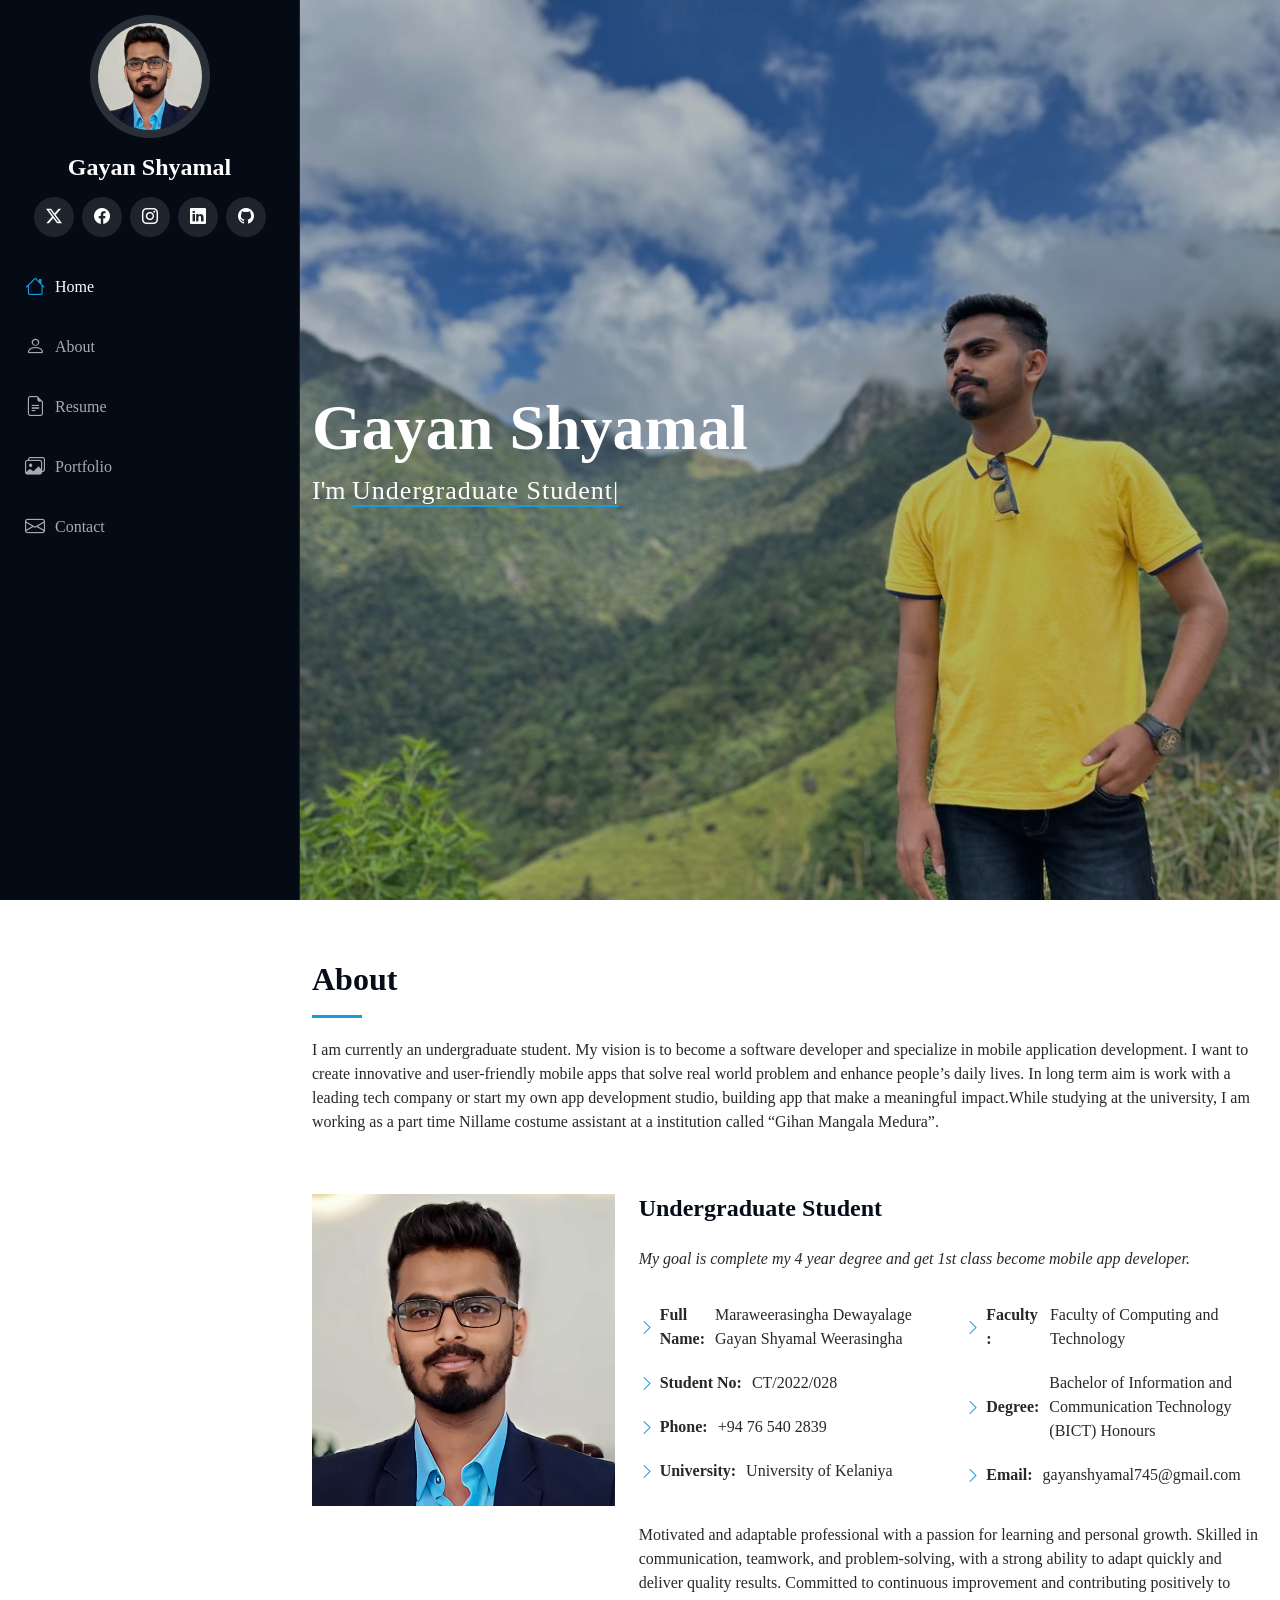
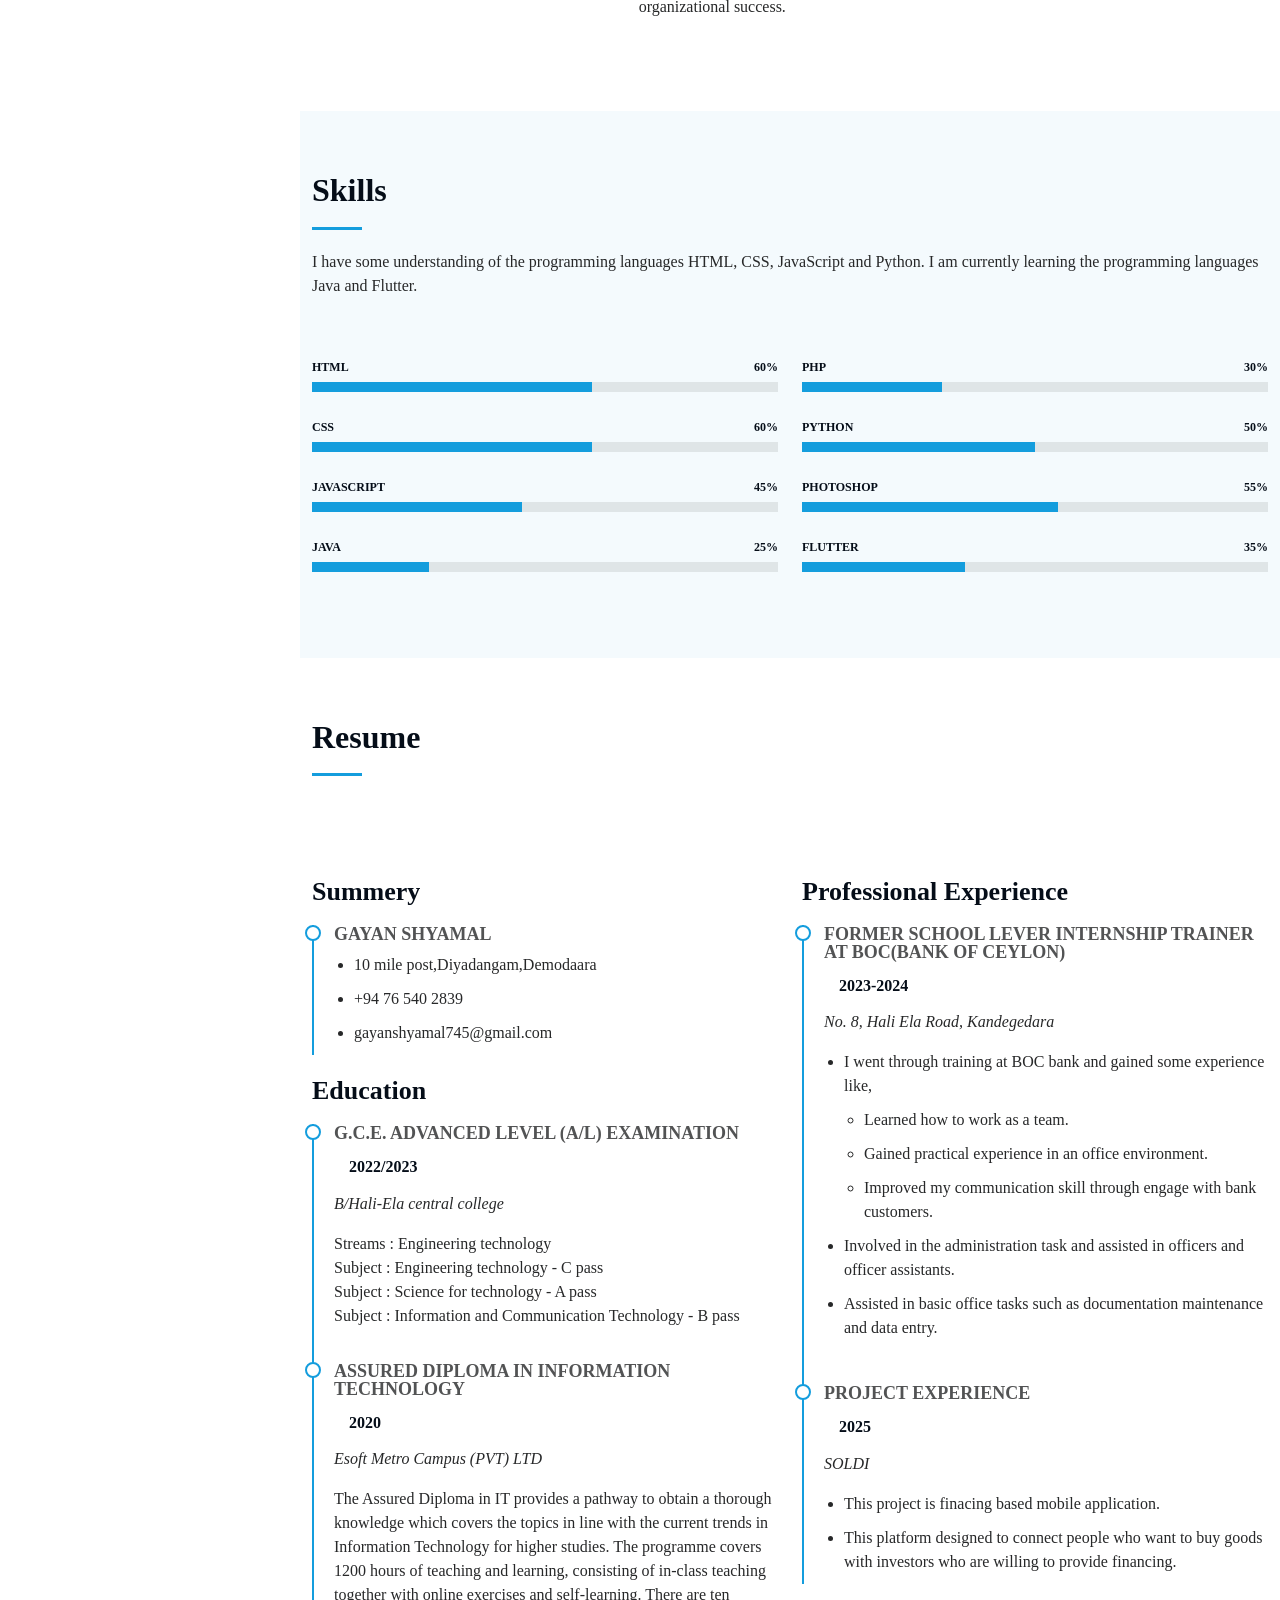
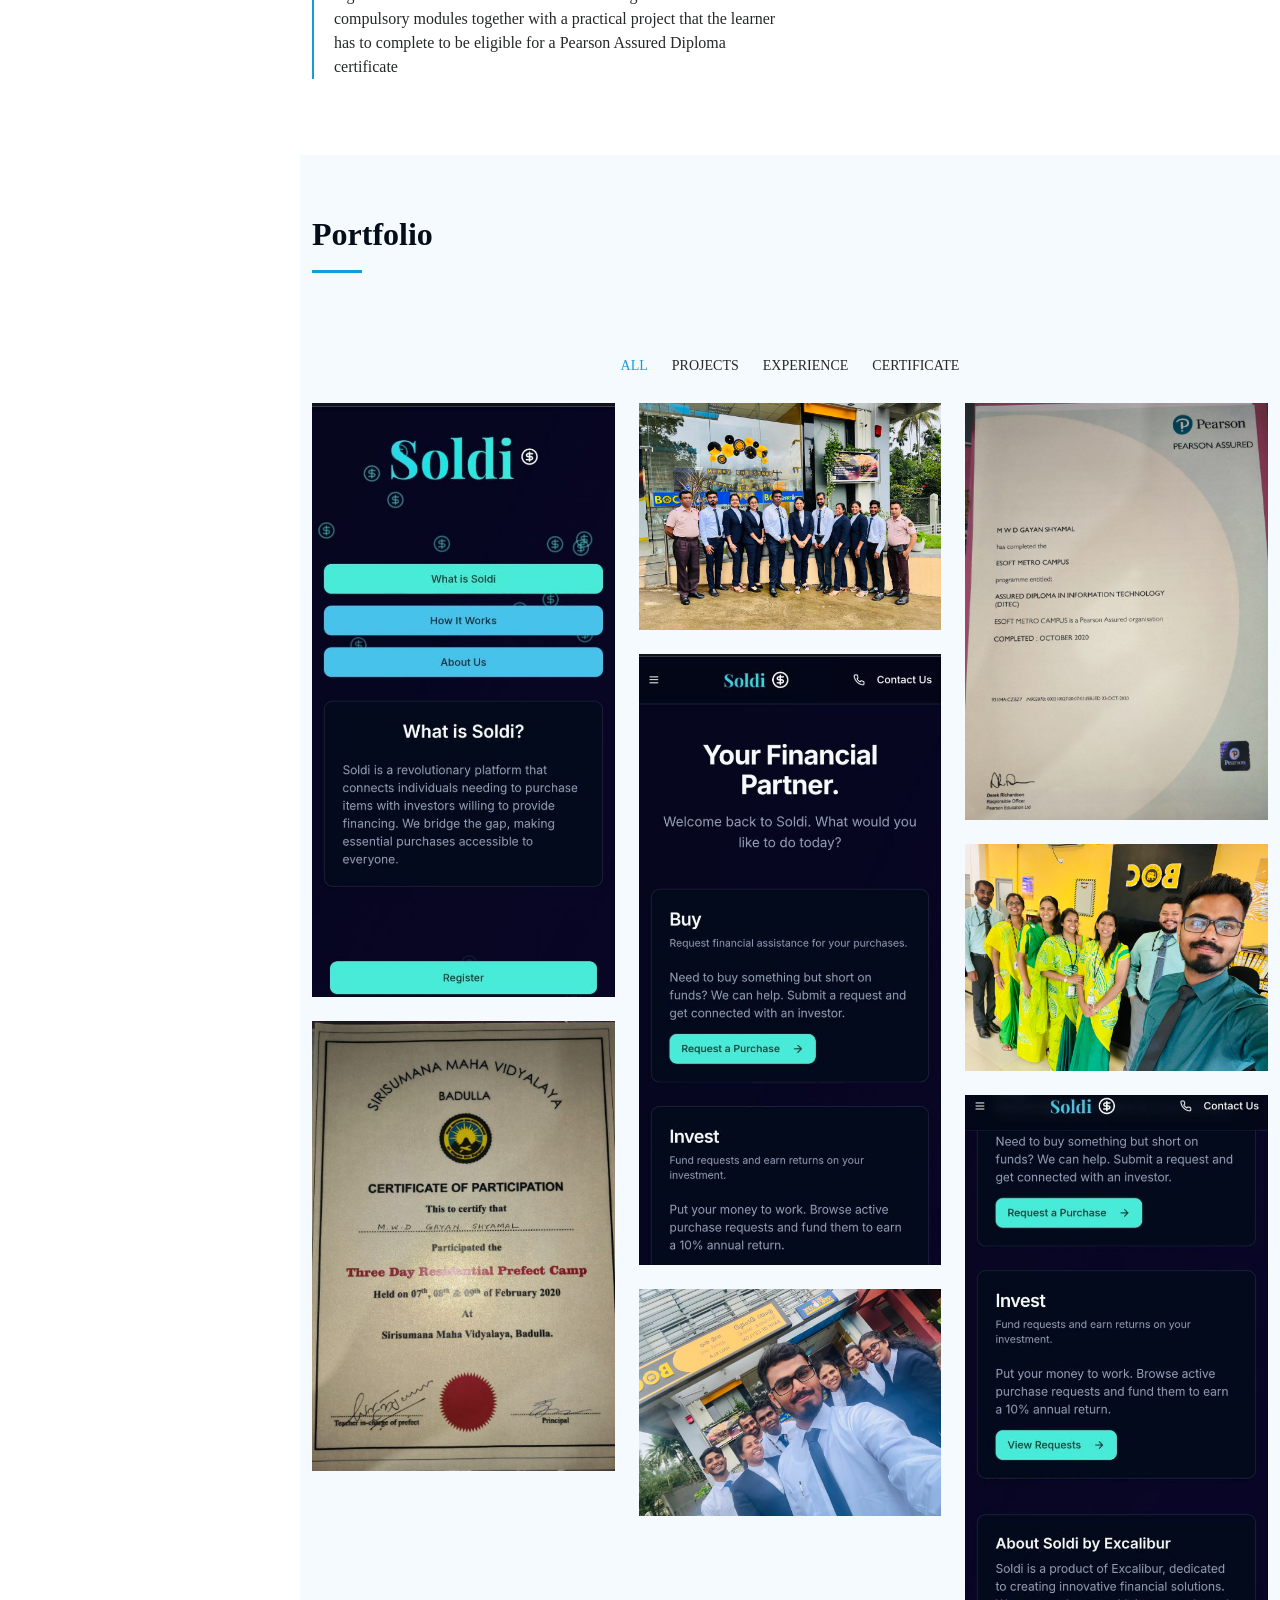
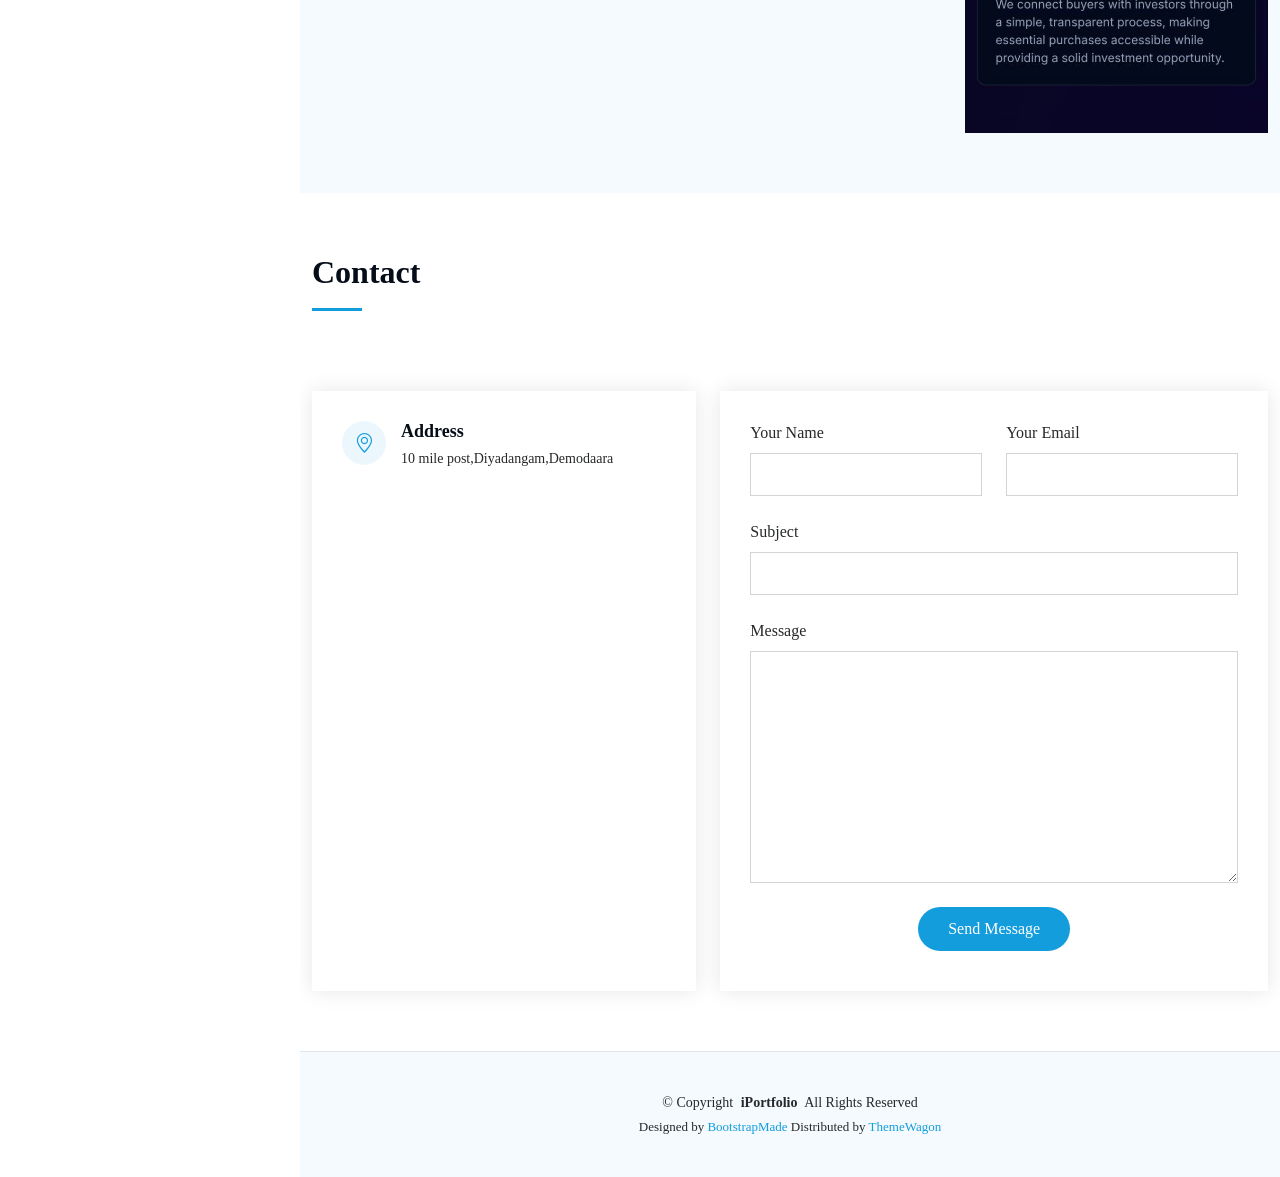
<file: index.html>
<!DOCTYPE html>
<html lang="en">

<head>
  <meta charset="utf-8">
  <meta content="width=device-width, initial-scale=1.0" name="viewport">
  <title>Phortfolio</title>
  <meta content="" name="description">
  <meta content="" name="keywords">

  <!-- Favicons -->
  <link href="assets/img/Profile img.png" rel="icon">
  <link href="assets/img/apple-touch-icon.png" rel="apple-touch-icon">

  <!-- Fonts -->
  <link href="https://fonts.googleapis.com" rel="preconnect">
  <link href="https://fonts.gstatic.com" rel="preconnect" crossorigin>
  <link href="https://fonts.googleapis.com/css2?family=Roboto:ital,wght@0,100;0,300;0,400;0,500;0,700;0,900;1,100;1,300;1,400;1,500;1,700;1,900&family=Poppins:ital,wght@0,100;0,200;0,300;0,400;0,500;0,600;0,700;0,800;0,900;1,100;1,200;1,300;1,400;1,500;1,600;1,700;1,800;1,900&family=Raleway:ital,wght@0,100;0,200;0,300;0,400;0,500;0,600;0,700;0,800;0,900;1,100;1,200;1,300;1,400;1,500;1,600;1,700;1,800;1,900&display=swap" rel="stylesheet">

  <!-- Vendor CSS Files -->
  <link href="assets/vendor/bootstrap/css/bootstrap.min.css" rel="stylesheet">
  <link href="assets/vendor/bootstrap-icons/bootstrap-icons.css" rel="stylesheet">
  <link href="assets/vendor/aos/aos.css" rel="stylesheet">
  <link href="assets/vendor/glightbox/css/glightbox.min.css" rel="stylesheet">
  <link href="assets/vendor/swiper/swiper-bundle.min.css" rel="stylesheet">

  <!-- Main CSS File -->
  <link href="assets/css/main.css" rel="stylesheet">
</head>

<body class="index-page">

  <header id="header" class="header dark-background d-flex flex-column">
    <i class="header-toggle d-xl-none bi bi-list"></i>

    <div class="profile-img">
      <img src="assets/img/my-profile-img.jpg" alt="" class="img-fluid rounded-circle">
    </div>

    <a href="index.html" class="logo d-flex align-items-center justify-content-center">
      <h1 class="sitename">Gayan Shyamal</h1>
    </a>

    <div class="social-links text-center">
      <a href="https://x.com/GayanShyamal4" class="twitter"><i class="bi bi-twitter-x"></i></a>
      <a href="https://www.facebook.com/share/17TEAf5viA/" class="facebook"><i class="bi bi-facebook"></i></a>
      <a href="https://www.instagram.com/_gayan_shyamal?utm_source=qr&igsh=MWZtNzJyYnRlZmVrOQ==" class="instagram"><i class="bi bi-instagram"></i></a>
      <a href="https://www.linkedin.com/in/gayan-shyamal-8b4151331?utm_source=share_via&utm_content=profile&utm_medium=member_android" class="linkedin"><i class="bi bi-linkedin"></i></a>
      <a href="https://github.com/Gayanshyamal" class="github"><i class="bi bi-github"></i></a>
    </div>

    <nav id="navmenu" class="navmenu">
      <ul>
        <li><a href="#hero" class="active"><i class="bi bi-house navicon"></i>Home</a></li>
        <li><a href="#about"><i class="bi bi-person navicon"></i> About</a></li>
        <li><a href="#resume"><i class="bi bi-file-earmark-text navicon"></i> Resume</a></li>
        <li><a href="#portfolio"><i class="bi bi-images navicon"></i> Portfolio</a></li>
        <li><a href="#contact"><i class="bi bi-envelope navicon"></i> Contact</a></li>
      </ul>
    </nav>

  </header>

  <main class="main">

    <!-- Hero Section -->
    <section id="hero" class="hero section dark-background">

      <img src="assets/img/IMG-20240428-WA0241.jpg" alt="" data-aos="fade-in" class="">

      <div class="container" data-aos="fade-up" data-aos-delay="100">
        <h2>Gayan Shyamal</h2>
        <p>I'm <span class="typed" data-typed-items="Undergraduate Student, Developer, Selflearner">Undergraduate Student</span><span class="typed-cursor typed-cursor--blink" aria-hidden="true"></span><span class="typed-cursor typed-cursor--blink" aria-hidden="true"></span></p>
      </div>

    </section><!-- /Hero Section -->

    <!-- About Section -->
    <section id="about" class="about section">

      <!-- Section Title -->
      <div class="container section-title" data-aos="fade-up">
        <h2>About</h2>
        <p>I am currently an undergraduate student. My vision is to become a software developer and specialize in mobile application development. I want to create innovative and user-friendly mobile apps that solve real world problem and enhance people’s daily lives. In long term aim is work with a leading tech company or start my own app development studio, building app that make a meaningful impact.While studying at the university, I  am working as a part time Nillame costume assistant at a institution called  “Gihan Mangala Medura”.   </p>
      </div><!-- End Section Title -->

      <div class="container" data-aos="fade-up" data-aos-delay="100">

        <div class="row gy-4 justify-content-center">
          <div class="col-lg-4">
            <img src="assets/img/my-profile-img.jpg" class="img-fluid" alt="">
          </div>
          <div class="col-lg-8 content">
            <h2>Undergraduate Student</h2>
            <p class="fst-italic py-3">
              My goal is complete my 4 year degree and get 1st class become mobile app developer. 
            </p>
            <div class="row">
              <div class="col-lg-6">
                <ul>
                  <li><i class="bi bi-chevron-right"></i> <strong>Full Name:</strong> <span>Maraweerasingha Dewayalage Gayan Shyamal Weerasingha</span></li>
                  <li><i class="bi bi-chevron-right"></i> <strong>Student No:</strong> <span>CT/2022/028</span></li>
                  <li><i class="bi bi-chevron-right"></i> <strong>Phone:</strong> <span>+94 76 540 2839</span></li>
                  <li><i class="bi bi-chevron-right"></i> <strong>University:</strong> <span>University of Kelaniya</span></li>
                </ul>
              </div>
              <div class="col-lg-6">
                <ul>
                  <li><i class="bi bi-chevron-right"></i> <strong>Faculty :</strong> <span>Faculty of Computing and Technology</span></li>
                  <li><i class="bi bi-chevron-right"></i> <strong>Degree:</strong> <span>Bachelor of Information and Communication Technology (BICT) Honours</span></li>
                  <li><i class="bi bi-chevron-right"></i> <strong>Email:</strong> <span>gayanshyamal745@gmail.com</span></li>
                </ul>
              </div>
            </div>
            <p class="py-3">
              Motivated and adaptable professional with a passion for learning and personal growth. Skilled in communication, teamwork, and problem-solving, with a strong ability to adapt quickly and deliver quality results. Committed to continuous improvement and contributing positively to organizational success.
            </p>
          </div>
        </div>

      </div>

    </section><!-- /About Section -->

    <!-- Skills Section -->
    <section id="skills" class="skills section light-background">

      <!-- Section Title -->
      <div class="container section-title" data-aos="fade-up">
        <h2>Skills</h2>
        <p>I have some understanding of the programming languages HTML, CSS, JavaScript and Python. I am currently learning the programming languages Java and Flutter.</p>
      </div><!-- End Section Title -->

      <div class="container" data-aos="fade-up" data-aos-delay="100">

        <div class="row skills-content skills-animation">

          <div class="col-lg-6">

            <div class="progress">
              <span class="skill"><span>HTML</span> <i class="val">60%</i></span>
              <div class="progress-bar-wrap">
                <div class="progress-bar" role="progressbar" aria-valuenow="60" aria-valuemin="0" aria-valuemax="100"></div>
              </div>
            </div><!-- End Skills Item -->

            <div class="progress">
              <span class="skill"><span>CSS</span> <i class="val">60%</i></span>
              <div class="progress-bar-wrap">
                <div class="progress-bar" role="progressbar" aria-valuenow="60" aria-valuemin="0" aria-valuemax="100"></div>
              </div>
            </div><!-- End Skills Item -->

            <div class="progress">
              <span class="skill"><span>JavaScript</span> <i class="val">45%</i></span>
              <div class="progress-bar-wrap">
                <div class="progress-bar" role="progressbar" aria-valuenow="45" aria-valuemin="0" aria-valuemax="100"></div>
              </div>
            </div><!-- End Skills Item -->

            <div class="progress">
              <span class="skill"><span>Java</span> <i class="val">25%</i></span>
              <div class="progress-bar-wrap">
                <div class="progress-bar" role="progressbar" aria-valuenow="25" aria-valuemin="0" aria-valuemax="100"></div>
              </div>
            </div><!-- End Skills Item -->

          </div>

          <div class="col-lg-6">

            <div class="progress">
              <span class="skill"><span>PHP</span> <i class="val">30%</i></span>
              <div class="progress-bar-wrap">
                <div class="progress-bar" role="progressbar" aria-valuenow="30" aria-valuemin="0" aria-valuemax="100"></div>
              </div>
            </div><!-- End Skills Item -->

            <div class="progress">
              <span class="skill"><span>Python</span> <i class="val">50%</i></span>
              <div class="progress-bar-wrap">
                <div class="progress-bar" role="progressbar" aria-valuenow="50" aria-valuemin="0" aria-valuemax="100"></div>
              </div>
            </div><!-- End Skills Item -->

            <div class="progress">
              <span class="skill"><span>Photoshop</span> <i class="val">55%</i></span>
              <div class="progress-bar-wrap">
                <div class="progress-bar" role="progressbar" aria-valuenow="55" aria-valuemin="0" aria-valuemax="100"></div>
              </div>
            </div><!-- End Skills Item -->

            <div class="progress">
              <span class="skill"><span>Flutter</span> <i class="val">35%</i></span>
              <div class="progress-bar-wrap">
                <div class="progress-bar" role="progressbar" aria-valuenow="35" aria-valuemin="0" aria-valuemax="100"></div>
              </div>
            </div><!-- End Skills Item -->

          </div>

        </div>

      </div>

    </section><!-- /Skills Section -->

    <!-- Resume Section -->
    <section id="resume" class="resume section">

      <!-- Section Title -->
      <div class="container section-title" data-aos="fade-up">
        <h2>Resume</h2>
      </div><!-- End Section Title -->

      <div class="container">

        <div class="row">

          <div class="col-lg-6" data-aos="fade-up" data-aos-delay="100">
            <h3 class="resume-title">Summery</h3>

            <div class="resume-item pb-0">
              <h4>Gayan Shyamal</h4>
              <ul>
                <li>10 mile post,Diyadangam,Demodaara</li>
                <li>+94 76 540 2839</li>
                <li>gayanshyamal745@gmail.com</li>
              </ul>
            </div><!-- Edn Resume Item -->

            <h3 class="resume-title">Education</h3>
            <div class="resume-item">
              <h4>G.C.E. Advanced Level (A/L) Examination</h4>
              <h5>2022/2023</h5>
              <p><em>B/Hali-Ela central college</em></p>
              <p>Streams : Engineering technology <br>
                  Subject : Engineering technology - C pass <br>
                  Subject : Science for technology - A pass <br>
                  Subject : Information and Communication Technology - B pass</p>
            </div><!-- Edn Resume Item -->

            <div class="resume-item">
              <h4>ASSURED DIPLOMA IN INFORMATION TECHNOLOGY</h4>
              <h5>2020</h5>
              <p><em>Esoft Metro Campus (PVT) LTD</em></p>
              <p>The Assured Diploma in IT provides a pathway to obtain a thorough knowledge which covers the topics in line with the current trends in Information Technology for higher studies. The programme covers 1200 hours of teaching and learning, consisting of in-class teaching together with online exercises and self-learning. There are ten compulsory modules together with a practical project that the learner has to complete to be eligible for a Pearson Assured Diploma certificate</p>
            </div><!-- Edn Resume Item -->

          </div>

          <div class="col-lg-6" data-aos="fade-up" data-aos-delay="200">
            <h3 class="resume-title">Professional Experience</h3>
            <div class="resume-item">
              <h4>former school lever internship trainer at BOC(Bank of Ceylon)</h4>
              <h5>2023-2024</h5>
              <p><em>No. 8, Hali Ela Road, Kandegedara</em></p>
              <ul>
                <li>I went through training at BOC bank and gained some experience like,</li>
                <ul>
                  <li>Learned how to work as a team.</li>
                  <li>Gained practical experience in an office environment.</li>
                  <li>Improved my communication skill through engage with bank customers.</li>
                </ul>
                <li>Involved in the administration task and assisted in officers and officer assistants.</li>
                <li>Assisted in basic office tasks such as documentation maintenance and data entry.</li>
              </ul>
            </div><!-- Edn Resume Item -->

            <div class="resume-item">
              <h4>Project experience</h4>
              <h5>2025</h5>
              <p><em>SOLDI</em></p>
              <ul>
                <li>This project is finacing based mobile application.</li>
                <li>This platform designed to connect people who want to buy goods with investors who are willing to provide financing.</li>
              </ul>
            </div><!-- Edn Resume Item -->

          </div>

        </div>

      </div>

    </section><!-- /Resume Section -->

    <!-- Portfolio Section -->
    <section id="portfolio" class="portfolio section light-background">

      <!-- Section Title -->
      <div class="container section-title" data-aos="fade-up">
        <h2>Portfolio</h2>
      </div><!-- End Section Title -->

      <div class="container">

        <div class="isotope-layout" data-default-filter="*" data-layout="masonry" data-sort="original-order">

          <ul class="portfolio-filters isotope-filters" data-aos="fade-up" data-aos-delay="100">
            <li data-filter="*" class="filter-active">All</li>
            <li data-filter=".filter-app">Projects</li>
            <li data-filter=".filter-product">Experience</li>
            <li data-filter=".filter-branding">Certificate</li>
          </ul><!-- End Portfolio Filters -->

          <div class="row gy-4 isotope-container" data-aos="fade-up" data-aos-delay="200">

            <div class="col-lg-4 col-md-6 portfolio-item isotope-item filter-app">
              <div class="portfolio-content h-100">
                <img src="assets/img/portfolio/photo_1_2026-04-22_20-51-31.jpg" class="img-fluid" alt="">
                <div class="portfolio-info">
                  <h4>App</h4>
                  <p>Lorem ipsum, dolor sit amet consectetur</p>
                  <a href="assets/img/portfolio/photo_1_2026-04-22_20-51-31.jpg" title="App" data-gallery="portfolio-gallery-app" class="glightbox preview-link"><i class="bi bi-zoom-in"></i></a>
                  <a href="portfolio-projects.html" title="More Details" class="details-link"><i class="bi bi-link-45deg"></i></a>
                </div>
              </div>
            </div><!-- End Portfolio Item -->

            <div class="col-lg-4 col-md-6 portfolio-item isotope-item filter-product">
              <div class="portfolio-content h-100">
                <img src="assets/img/portfolio/product-1.jpg" class="img-fluid" alt="">
                <div class="portfolio-info">
                  <h4>Experience</h4>
                  <p>Lorem ipsum, dolor sit amet consectetur</p>
                  <a href="assets/img/portfolio/product-1.jpg" title="Experience" data-gallery="portfolio-gallery-product" class="glightbox preview-link"><i class="bi bi-zoom-in"></i></a>
                  <a href="portfolio-Experience.html" title="More Details" class="details-link"><i class="bi bi-link-45deg"></i></a>
                </div>
              </div>
            </div><!-- End Portfolio Item -->

            <div class="col-lg-4 col-md-6 portfolio-item isotope-item filter-branding">
              <div class="portfolio-content h-100">
                <img src="assets/img/portfolio/photo_2026-04-22_21-08-22.jpg" class="img-fluid" alt="">
                <div class="portfolio-info">
                  <h4>Certificate</h4>
                  <p>Lorem ipsum, dolor sit amet consectetur</p>
                  <a href="assets/img/portfolio/photo_1_2026-04-22_20-51-31.jpg" title=Certificate" data-gallery="portfolio-gallery-branding" class="glightbox preview-link"><i class="bi bi-zoom-in"></i></a>
                  <a href="portfolio-certificate.html" title="More Details" class="details-link"><i class="bi bi-link-45deg"></i></a>
                </div>
              </div>
            </div><!-- End Portfolio Item -->
            <div class="col-lg-4 col-md-6 portfolio-item isotope-item filter-app">
              <div class="portfolio-content h-100">
                <img src="assets/img/portfolio/photo_2_2026-04-22_20-51-31.jpg" class="img-fluid" alt="">
                <div class="portfolio-info">
                  <h4>App</h4>
                  <p>Lorem ipsum, dolor sit amet consectetur</p>
                  <a href="assets/img/portfolio/photo_2_2026-04-22_20-51-31.jpg" title="App" data-gallery="portfolio-gallery-app" class="glightbox preview-link"><i class="bi bi-zoom-in"></i></a>
                  <a href="portfolio-projects.html" title="More Details" class="details-link"><i class="bi bi-link-45deg"></i></a>
                </div>
              </div>
            </div><!-- End Portfolio Item -->

            <div class="col-lg-4 col-md-6 portfolio-item isotope-item filter-product">
              <div class="portfolio-content h-100">
                <img src="assets/img/portfolio/product-2.jpg" class="img-fluid" alt="">
                <div class="portfolio-info">
                  <h4>Experience</h4>
                  <p>Lorem ipsum, dolor sit amet consectetur</p>
                  <a href="assets/img/portfolio/product-2.jpg" title="Experience" data-gallery="portfolio-gallery-product" class="glightbox preview-link"><i class="bi bi-zoom-in"></i></a>
                  <a href="portfolio-Experience.html" title="More Details" class="details-link"><i class="bi bi-link-45deg"></i></a>
                </div>
              </div>
            </div><!-- End Portfolio Item -->

            <div class="col-lg-4 col-md-6 portfolio-item isotope-item filter-branding">
              <div class="portfolio-content h-100">
                <img src="assets/img/portfolio/photo_2026-04-22_21-08-43.jpg" class="img-fluid" alt="">
                <div class="portfolio-info">
                  <h4>Certificate</h4>
                  <p>Lorem ipsum, dolor sit amet consectetur</p>
                  <a href="assets/img/portfolio/photo_2026-04-22_21-08-43.jpg" title="Certificate" data-gallery="portfolio-gallery-branding" class="glightbox preview-link"><i class="bi bi-zoom-in"></i></a>
                  <a href="portfolio-certificate.html" title="More Details" class="details-link"><i class="bi bi-link-45deg"></i></a>
                </div>
              </div>
            </div><!-- End Portfolio Item -->

            <div class="col-lg-4 col-md-6 portfolio-item isotope-item filter-app">
              <div class="portfolio-content h-100">
                <img src="assets/img/portfolio/photo_3_2026-04-22_20-51-31.jpg" class="img-fluid" alt="">
                <div class="portfolio-info">
                  <h4>App</h4>
                  <p>Lorem ipsum, dolor sit amet consectetur</p>
                  <a href="assets/img/portfolio/photo_3_2026-04-22_20-51-31.jpg" title="App" data-gallery="portfolio-gallery-app" class="glightbox preview-link"><i class="bi bi-zoom-in"></i></a>
                  <a href="portfolio-projects.html" title="More Details" class="details-link"><i class="bi bi-link-45deg"></i></a>
                </div>
              </div>
            </div><!-- End Portfolio Item -->

            <div class="col-lg-4 col-md-6 portfolio-item isotope-item filter-product">
              <div class="portfolio-content h-100">
                <img src="assets/img/portfolio/product-3.jpg" class="img-fluid" alt="">
                <div class="portfolio-info">
                  <h4>Experience</h4>
                  <p>Lorem ipsum, dolor sit amet consectetur</p>
                  <a href="assets/img/portfolio/product-3.jpg" title="Product 3" data-gallery="portfolio-gallery-product" class="glightbox preview-link"><i class="bi bi-zoom-in"></i></a>
                  <a href="portfolio-Experience.html" title="More Details" class="details-link"><i class="bi bi-link-45deg"></i></a>
                </div>
              </div>
            </div><!-- End Portfolio Item -->
          </div><!-- End Portfolio Container -->

        </div>

      </div>

    </section><!-- /Portfolio Section -->
    <!-- Contact Section -->
    <section id="contact" class="contact section">

      <!-- Section Title -->
      <div class="container section-title" data-aos="fade-up">
        <h2>Contact</h2>
      </div><!-- End Section Title -->

      <div class="container" data-aos="fade-up" data-aos-delay="100">

        <div class="row gy-4">

          <div class="col-lg-5">

            <div class="info-wrap">
              <div class="info-item d-flex" data-aos="fade-up" data-aos-delay="200">
                <i class="bi bi-geo-alt flex-shrink-0"></i>
                <div>
                  <h3>Address</h3>
                  <p>10 mile post,Diyadangam,Demodaara</p>
                </div>
              </div><!-- End Info Item -->

              <div class="info-item d-flex" data-aos="fade-up" data-aos-delay="300">
                <i class="bi bi-telephone flex-shrink-0"></i>
                <div>
                  <h3>Call me</h3>
                  <p>+94 76 540 2839</p>
                </div>
              </div><!-- End Info Item -->

              <div class="info-item d-flex" data-aos="fade-up" data-aos-delay="400">
                <i class="bi bi-envelope flex-shrink-0"></i>
                <div>
                  <h3>Email</h3>
                  <p>gayanshyamal745@gmail</p>
                </div>
              </div><!-- End Info Item -->

              <iframe src="https://www.google.com/maps/embed?pb=!1m10!1m8!1m3!1d1234.6035464717245!2d81.04646291140223!3d6.890234411394966!3m2!1i1024!2i768!4f13.1!5e0!3m2!1sen!2sus!4v1776960415354!5m2!1sen!2sus" frameborder="0" style="border:0; width: 100%; height: 270px;" allowfullscreen="" loading="lazy" referrerpolicy="no-referrer-when-downgrade"></iframe>

            </div>
          </div>

          <div class="col-lg-7">
            <form action="forms/contact.php" method="post" class="php-email-form" data-aos="fade-up" data-aos-delay="200">
              <div class="row gy-4">

                <div class="col-md-6">
                  <label for="name-field" class="pb-2">Your Name</label>
                  <input type="text" name="name" id="name-field" class="form-control" required="">
                </div>

                <div class="col-md-6">
                  <label for="email-field" class="pb-2">Your Email</label>
                  <input type="email" class="form-control" name="email" id="email-field" required="">
                </div>

                <div class="col-md-12">
                  <label for="subject-field" class="pb-2">Subject</label>
                  <input type="text" class="form-control" name="subject" id="subject-field" required="">
                </div>

                <div class="col-md-12">
                  <label for="message-field" class="pb-2">Message</label>
                  <textarea class="form-control" name="message" rows="10" id="message-field" required=""></textarea>
                </div>

                <div class="col-md-12 text-center">
                  <div class="loading">Loading</div>
                  <div class="error-message"></div>
                  <div class="sent-message">Your message has been sent. Thank you!</div>

                  <button type="submit">Send Message</button>
                </div>

              </div>
            </form>
          </div><!-- End Contact Form -->

        </div>

      </div>

    </section><!-- /Contact Section -->

  </main>

  <footer id="footer" class="footer position-relative light-background">

    <div class="container">
      <div class="copyright text-center ">
        <p>© <span>Copyright</span> <strong class="px-1 sitename">iPortfolio</strong> <span>All Rights Reserved</span></p>
      </div>
      <div class="credits">
        <!-- All the links in the footer should remain intact. -->
        <!-- You can delete the links only if you've purchased the pro version. -->
        <!-- Licensing information: https://bootstrapmade.com/license/ -->
        <!-- Purchase the pro version with working PHP/AJAX contact form: [buy-url] -->
        Designed by <a href="https://bootstrapmade.com/">BootstrapMade</a> Distributed by <a href="https://themewagon.com">ThemeWagon</a>
      </div>
    </div>

  </footer>

  <!-- Scroll Top -->
  <a href="#" id="scroll-top" class="scroll-top d-flex align-items-center justify-content-center"><i class="bi bi-arrow-up-short"></i></a>

  <!-- Preloader -->
  <div id="preloader"></div>

  <!-- Vendor JS Files -->
  <script src="assets/vendor/bootstrap/js/bootstrap.bundle.min.js"></script>
  <script src="assets/vendor/php-email-form/validate.js"></script>
  <script src="assets/vendor/aos/aos.js"></script>
  <script src="assets/vendor/typed.js/typed.umd.js"></script>
  <script src="assets/vendor/purecounter/purecounter_vanilla.js"></script>
  <script src="assets/vendor/waypoints/noframework.waypoints.js"></script>
  <script src="assets/vendor/glightbox/js/glightbox.min.js"></script>
  <script src="assets/vendor/imagesloaded/imagesloaded.pkgd.min.js"></script>
  <script src="assets/vendor/isotope-layout/isotope.pkgd.min.js"></script>
  <script src="assets/vendor/swiper/swiper-bundle.min.js"></script>

  <!-- Main JS File -->
  <script src="assets/js/main.js"></script>

</body>

</html>
</file>
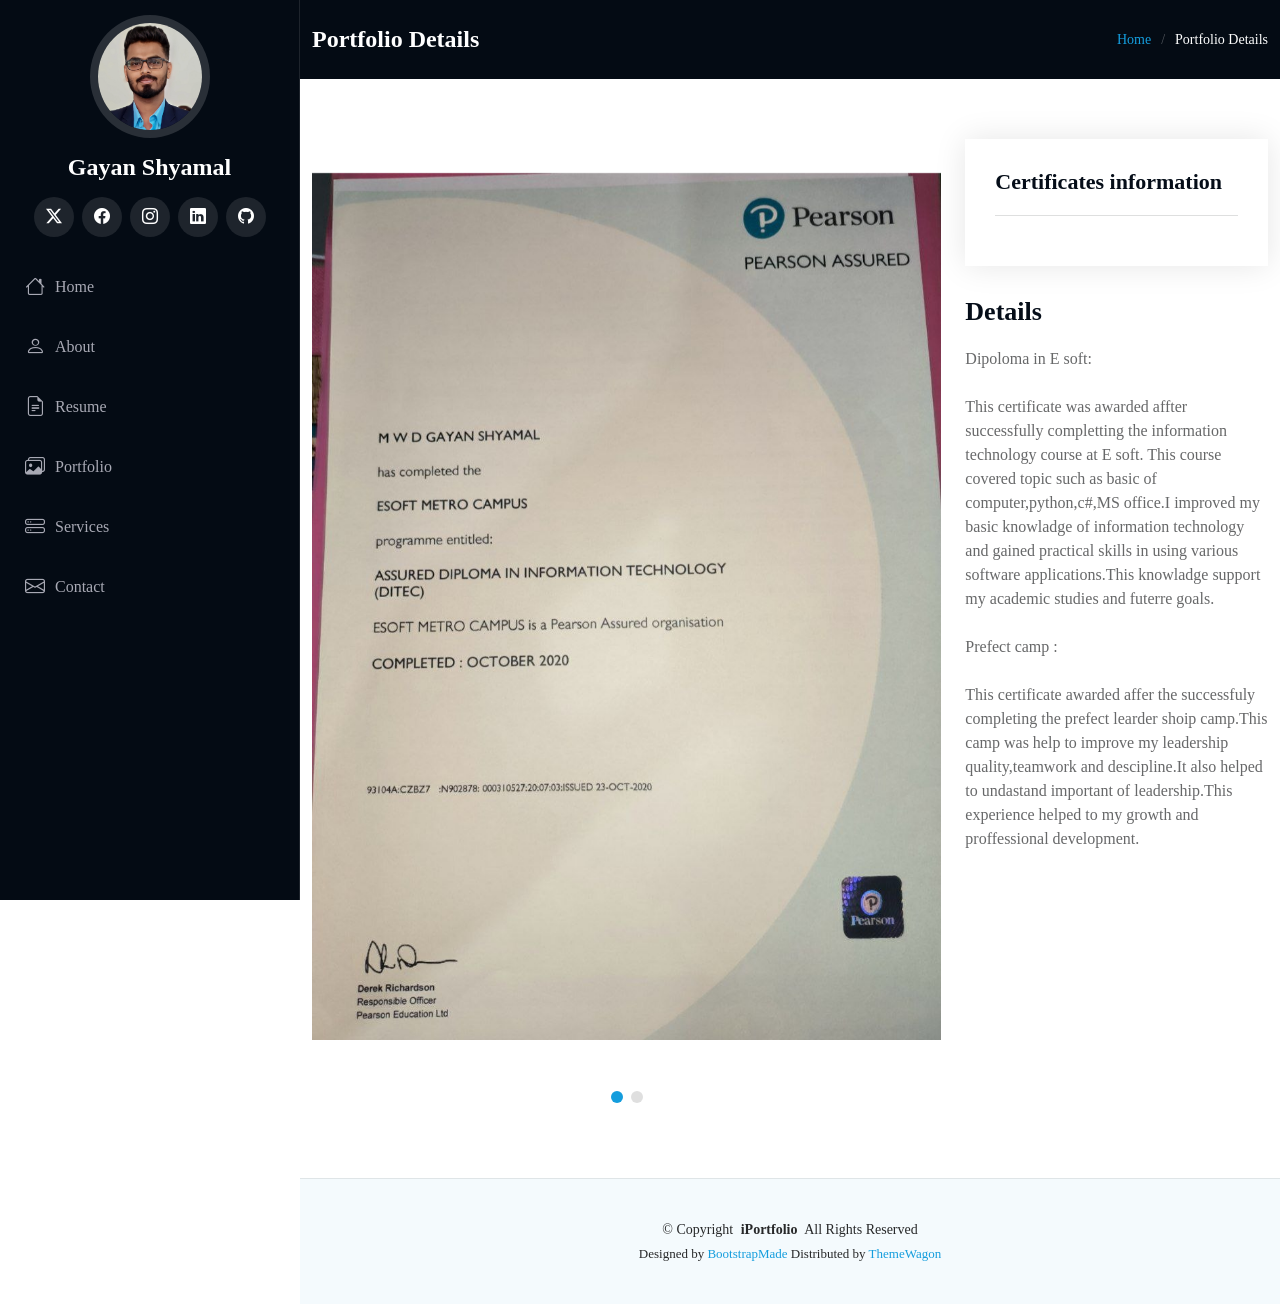
<file: portfolio-certificate.html>
<!DOCTYPE html>
<html lang="en">

<head>
  <meta charset="utf-8">
  <meta content="width=device-width, initial-scale=1.0" name="viewport">
  <title>Portfolio Details</title>
  <meta content="" name="description">
  <meta content="" name="keywords">

  <!-- Favicons -->
  <link href="assets/img/Profile img.png" rel="icon">
  <link href="assets/img/apple-touch-icon.png" rel="apple-touch-icon">

  <!-- Fonts -->
  <link href="https://fonts.googleapis.com" rel="preconnect">
  <link href="https://fonts.gstatic.com" rel="preconnect" crossorigin>
  <link href="https://fonts.googleapis.com/css2?family=Roboto:ital,wght@0,100;0,300;0,400;0,500;0,700;0,900;1,100;1,300;1,400;1,500;1,700;1,900&family=Poppins:ital,wght@0,100;0,200;0,300;0,400;0,500;0,600;0,700;0,800;0,900;1,100;1,200;1,300;1,400;1,500;1,600;1,700;1,800;1,900&family=Raleway:ital,wght@0,100;0,200;0,300;0,400;0,500;0,600;0,700;0,800;0,900;1,100;1,200;1,300;1,400;1,500;1,600;1,700;1,800;1,900&display=swap" rel="stylesheet">

  <!-- Vendor CSS Files -->
  <link href="assets/vendor/bootstrap/css/bootstrap.min.css" rel="stylesheet">
  <link href="assets/vendor/bootstrap-icons/bootstrap-icons.css" rel="stylesheet">
  <link href="assets/vendor/aos/aos.css" rel="stylesheet">
  <link href="assets/vendor/glightbox/css/glightbox.min.css" rel="stylesheet">
  <link href="assets/vendor/swiper/swiper-bundle.min.css" rel="stylesheet">

  <!-- Main CSS File -->
  <link href="assets/css/main.css" rel="stylesheet">

  <!-- =======================================================
  * Template Name: iPortfolio
  * Template URL: https://bootstrapmade.com/iportfolio-bootstrap-portfolio-websites-template/
  * Updated: Jun 29 2024 with Bootstrap v5.3.3
  * Author: BootstrapMade.com
  * License: https://bootstrapmade.com/license/
  ======================================================== -->
</head>

<body class="portfolio-details-page">

  <header id="header" class="header dark-background d-flex flex-column">
    <i class="header-toggle d-xl-none bi bi-list"></i>

    <div class="profile-img">
      <img src="assets/img/my-profile-img.jpg" alt="" class="img-fluid rounded-circle">
    </div>

    <a href="index.html" class="logo d-flex align-items-center justify-content-center">
      <!-- Uncomment the line below if you also wish to use an image logo -->
      <!-- <img src="assets/img/logo.png" alt=""> -->
      <h1 class="sitename">Gayan Shyamal</h1>
    </a>

    <div class="social-links text-center">
      <a href="https://x.com/GayanShyamal4" class="twitter"><i class="bi bi-twitter-x"></i></a>
      <a href="https://www.facebook.com/share/17TEAf5viA/" class="facebook"><i class="bi bi-facebook"></i></a>
      <a href="https://www.instagram.com/_gayan_shyamal?utm_source=qr&igsh=MWZtNzJyYnRlZmVrOQ==" class="instagram"><i class="bi bi-instagram"></i></a>
      <a href="https://www.linkedin.com/in/gayan-shyamal-8b4151331?utm_source=share_via&utm_content=profile&utm_medium=member_android" class="linkedin"><i class="bi bi-linkedin"></i></a>
      <a href="https://github.com/Gayanshyamal" class="github"><i class="bi bi-github"></i></a>
    </div>

    <nav id="navmenu" class="navmenu">
      <ul>
        <li><a href="index.html"><i class="bi bi-house navicon"></i>Home</a></li>
        <li><a href="index.html"><i class="bi bi-person navicon"></i> About</a></li>
        <li><a href="index.html"><i class="bi bi-file-earmark-text navicon"></i> Resume</a></li>
        <li><a href="index.html"><i class="bi bi-images navicon"></i> Portfolio</a></li>
        <li><a href="index.html"><i class="bi bi-hdd-stack navicon"></i> Services</a></li>
        <li><a href="index.html"><i class="bi bi-envelope navicon"></i> Contact</a></li>
      </ul>
    </nav>

  </header>

  <main class="main">

    <!-- Page Title -->
    <div class="page-title dark-background">
      <div class="container d-lg-flex justify-content-between align-items-center">
        <h1 class="mb-2 mb-lg-0">Portfolio Details</h1>
        <nav class="breadcrumbs">
          <ol>
            <li><a href="index.html">Home</a></li>
            <li class="current">Portfolio Details</li>
          </ol>
        </nav>
      </div>
    </div><!-- End Page Title -->

    <!-- Portfolio Details Section -->
    <section id="portfolio-details" class="portfolio-details section">

      <div class="container" data-aos="fade-up" data-aos-delay="100">

        <div class="row gy-4">

          <div class="col-lg-8">
            <div class="portfolio-details-slider swiper init-swiper">

              <script type="application/json" class="swiper-config">
                {
                  "loop": true,
                  "speed": 600,
                  "autoplay": {
                    "delay": 5000
                  },
                  "slidesPerView": "auto",
                  "pagination": {
                    "el": ".swiper-pagination",
                    "type": "bullets",
                    "clickable": true
                  }
                }
              </script>

              <div class="swiper-wrapper align-items-center">

                <div class="swiper-slide">
                  <img src="assets/img/portfolio/photo_2026-04-22_21-08-22.jpg" alt="">
                </div>

                <div class="swiper-slide">
                  <img src="assets/img/portfolio/photo_2026-04-22_21-08-43.jpg" alt="">
                </div>

              </div>
              <div class="swiper-pagination"></div>
            </div>
          </div>

          <div class="col-lg-4">
            <div class="portfolio-info" data-aos="fade-up" data-aos-delay="200">
              <h3>Certificates information</h3>
            </div>
            <div class="portfolio-description" data-aos="fade-up" data-aos-delay="300">
              <h2>Details</h2>
              <p>
                Dipoloma in E soft:<br><br>

                This certificate was awarded affter successfully completting the information technology course at E soft. This course covered topic such as basic of computer,python,c#,MS office.I improved my basic knowladge of information technology and gained practical skills in using various software applications.This knowladge support my academic studies and futerre goals.<br><br>
                Prefect camp :<br><br>

                This certificate awarded affer the successfuly completing the prefect learder shoip camp.This camp was help to improve my leadership quality,teamwork and descipline.It also helped to undastand important of leadership.This experience helped to my growth and proffessional development.                
            </div>
          </div>

        </div>

      </div>

    </section><!-- /Portfolio Details Section -->

  </main>

  <footer id="footer" class="footer position-relative light-background">

    <div class="container">
      <div class="copyright text-center ">
        <p>© <span>Copyright</span> <strong class="px-1 sitename">iPortfolio</strong> <span>All Rights Reserved</span></p>
      </div>
      <div class="credits">
        <!-- All the links in the footer should remain intact. -->
        <!-- You can delete the links only if you've purchased the pro version. -->
        <!-- Licensing information: https://bootstrapmade.com/license/ -->
        <!-- Purchase the pro version with working PHP/AJAX contact form: [buy-url] -->
        Designed by <a href="https://bootstrapmade.com/">BootstrapMade</a> Distributed by <a href="https://themewagon.com">ThemeWagon</a>
      </div>
    </div>

  </footer>

  <!-- Scroll Top -->
  <a href="#" id="scroll-top" class="scroll-top d-flex align-items-center justify-content-center"><i class="bi bi-arrow-up-short"></i></a>

  <!-- Preloader -->
  <div id="preloader"></div>

  <!-- Vendor JS Files -->
  <script src="assets/vendor/bootstrap/js/bootstrap.bundle.min.js"></script>
  <script src="assets/vendor/php-email-form/validate.js"></script>
  <script src="assets/vendor/aos/aos.js"></script>
  <script src="assets/vendor/typed.js/typed.umd.js"></script>
  <script src="assets/vendor/purecounter/purecounter_vanilla.js"></script>
  <script src="assets/vendor/waypoints/noframework.waypoints.js"></script>
  <script src="assets/vendor/glightbox/js/glightbox.min.js"></script>
  <script src="assets/vendor/imagesloaded/imagesloaded.pkgd.min.js"></script>
  <script src="assets/vendor/isotope-layout/isotope.pkgd.min.js"></script>
  <script src="assets/vendor/swiper/swiper-bundle.min.js"></script>

  <!-- Main JS File -->
  <script src="assets/js/main.js"></script>

</body>

</html>
</file>
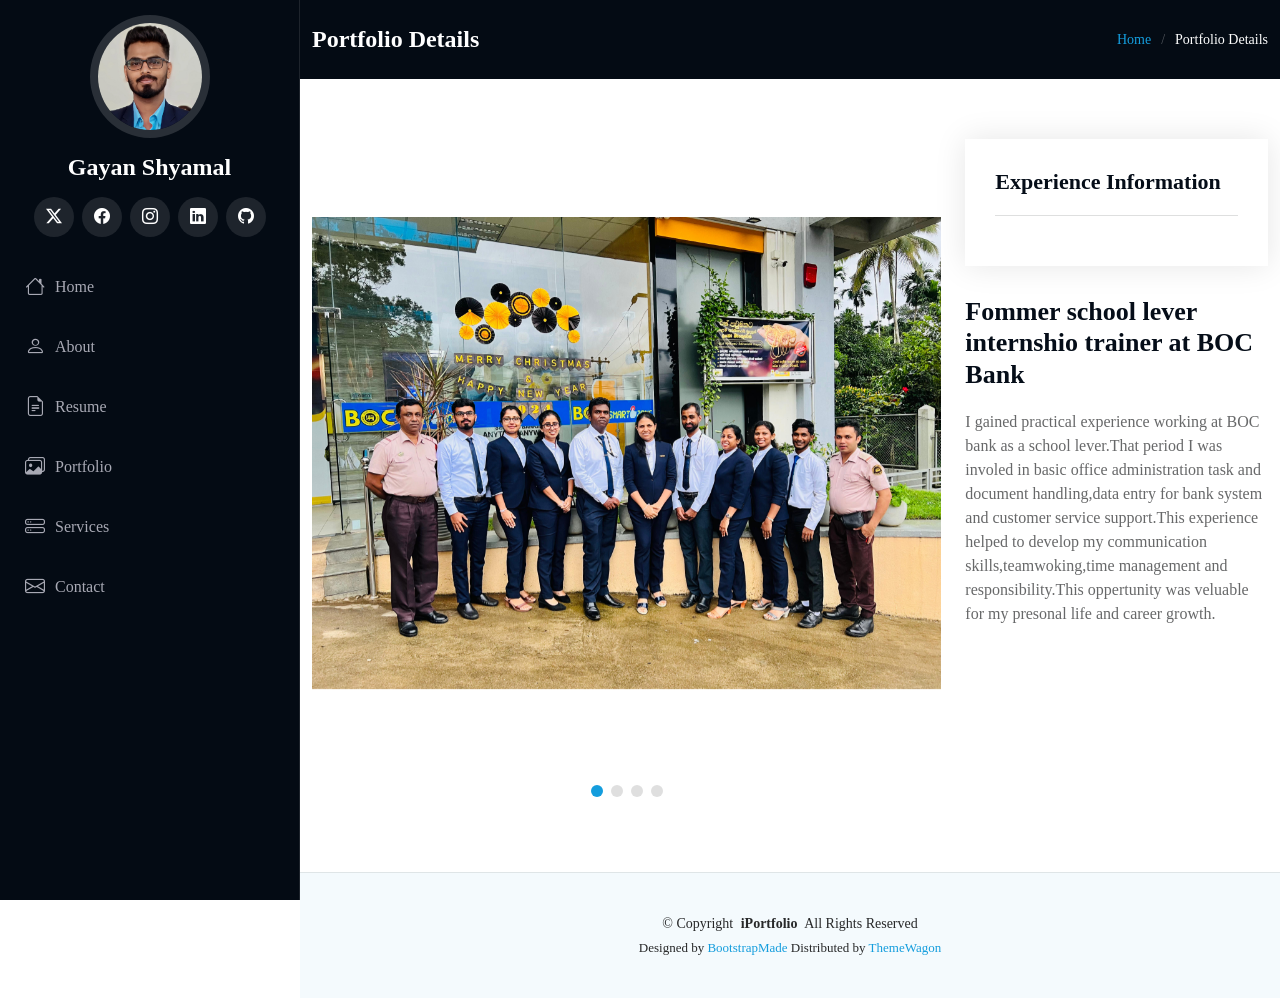
<file: portfolio-Experience.html>
<!DOCTYPE html>
<html lang="en">

<head>
  <meta charset="utf-8">
  <meta content="width=device-width, initial-scale=1.0" name="viewport">
  <title>Portfolio Details</title>
  <meta content="" name="description">
  <meta content="" name="keywords">

  <!-- Favicons -->
  <link href="assets/img/Profile img.png" rel="icon">
  <link href="assets/img/apple-touch-icon.png" rel="apple-touch-icon">

  <!-- Fonts -->
  <link href="https://fonts.googleapis.com" rel="preconnect">
  <link href="https://fonts.gstatic.com" rel="preconnect" crossorigin>
  <link href="https://fonts.googleapis.com/css2?family=Roboto:ital,wght@0,100;0,300;0,400;0,500;0,700;0,900;1,100;1,300;1,400;1,500;1,700;1,900&family=Poppins:ital,wght@0,100;0,200;0,300;0,400;0,500;0,600;0,700;0,800;0,900;1,100;1,200;1,300;1,400;1,500;1,600;1,700;1,800;1,900&family=Raleway:ital,wght@0,100;0,200;0,300;0,400;0,500;0,600;0,700;0,800;0,900;1,100;1,200;1,300;1,400;1,500;1,600;1,700;1,800;1,900&display=swap" rel="stylesheet">

  <!-- Vendor CSS Files -->
  <link href="assets/vendor/bootstrap/css/bootstrap.min.css" rel="stylesheet">
  <link href="assets/vendor/bootstrap-icons/bootstrap-icons.css" rel="stylesheet">
  <link href="assets/vendor/aos/aos.css" rel="stylesheet">
  <link href="assets/vendor/glightbox/css/glightbox.min.css" rel="stylesheet">
  <link href="assets/vendor/swiper/swiper-bundle.min.css" rel="stylesheet">

  <!-- Main CSS File -->
  <link href="assets/css/main.css" rel="stylesheet">

  <!-- =======================================================
  * Template Name: iPortfolio
  * Template URL: https://bootstrapmade.com/iportfolio-bootstrap-portfolio-websites-template/
  * Updated: Jun 29 2024 with Bootstrap v5.3.3
  * Author: BootstrapMade.com
  * License: https://bootstrapmade.com/license/
  ======================================================== -->
</head>

<body class="portfolio-details-page">

  <header id="header" class="header dark-background d-flex flex-column">
    <i class="header-toggle d-xl-none bi bi-list"></i>

    <div class="profile-img">
      <img src="assets/img/my-profile-img.jpg" alt="" class="img-fluid rounded-circle">
    </div>

    <a href="index.html" class="logo d-flex align-items-center justify-content-center">
      <!-- Uncomment the line below if you also wish to use an image logo -->
      <!-- <img src="assets/img/logo.png" alt=""> -->
      <h1 class="sitename">Gayan Shyamal</h1>
    </a>

    <div class="social-links text-center">
      <a href="https://x.com/GayanShyamal4" class="twitter"><i class="bi bi-twitter-x"></i></a>
      <a href="https://www.facebook.com/share/17TEAf5viA/" class="facebook"><i class="bi bi-facebook"></i></a>
      <a href="https://www.instagram.com/_gayan_shyamal?utm_source=qr&igsh=MWZtNzJyYnRlZmVrOQ==" class="instagram"><i class="bi bi-instagram"></i></a>
      <a href="https://www.linkedin.com/in/gayan-shyamal-8b4151331?utm_source=share_via&utm_content=profile&utm_medium=member_android" class="linkedin"><i class="bi bi-linkedin"></i></a>
      <a href="https://github.com/Gayanshyamal" class="github"><i class="bi bi-github"></i></a>
    </div>

    <nav id="navmenu" class="navmenu">
      <ul>
        <li><a href="index.html"><i class="bi bi-house navicon"></i>Home</a></li>
        <li><a href="index.html"><i class="bi bi-person navicon"></i> About</a></li>
        <li><a href="index.html"><i class="bi bi-file-earmark-text navicon"></i> Resume</a></li>
        <li><a href="index.html"><i class="bi bi-images navicon"></i> Portfolio</a></li>
        <li><a href="index.html"><i class="bi bi-hdd-stack navicon"></i> Services</a></li>
        <li><a href="index.html"><i class="bi bi-envelope navicon"></i> Contact</a></li>
      </ul>
    </nav>

  </header>

  <main class="main">

    <!-- Page Title -->
    <div class="page-title dark-background">
      <div class="container d-lg-flex justify-content-between align-items-center">
        <h1 class="mb-2 mb-lg-0">Portfolio Details</h1>
        <nav class="breadcrumbs">
          <ol>
            <li><a href="index.html">Home</a></li>
            <li class="current">Portfolio Details</li>
          </ol>
        </nav>
      </div>
    </div><!-- End Page Title -->

    <!-- Portfolio Details Section -->
    <section id="portfolio-details" class="portfolio-details section">

      <div class="container" data-aos="fade-up" data-aos-delay="100">

        <div class="row gy-4">

          <div class="col-lg-8">
            <div class="portfolio-details-slider swiper init-swiper">

              <script type="application/json" class="swiper-config">
                {
                  "loop": true,
                  "speed": 600,
                  "autoplay": {
                    "delay": 5000
                  },
                  "slidesPerView": "auto",
                  "pagination": {
                    "el": ".swiper-pagination",
                    "type": "bullets",
                    "clickable": true
                  }
                }
              </script>

              <div class="swiper-wrapper align-items-center">

                <div class="swiper-slide">
                  <img src="assets/img/portfolio/product-1.jpg" alt="">
                </div>

                <div class="swiper-slide">
                  <img src="assets/img/portfolio/product-2.jpg" alt="">
                </div>

                <div class="swiper-slide">
                  <img src="assets/img/portfolio/product-3.jpg" alt="">
                </div>

                <div class="swiper-slide">
                  <img src="assets/img/portfolio/product-4.jpg" alt="">
                </div>

              </div>
              <div class="swiper-pagination"></div>
            </div>
          </div>

          <div class="col-lg-4">
            <div class="portfolio-info" data-aos="fade-up" data-aos-delay="200">
              <h3>Experience Information</h3>
            </div>
            <div class="portfolio-description" data-aos="fade-up" data-aos-delay="300">
              <h2>Fommer school lever internshio trainer at BOC Bank</h2>
              <p>
                I gained practical experience working at BOC bank as a school lever.That period I was involed in basic office administration task and document handling,data entry for bank system and customer service support.This experience helped to develop my communication skills,teamwoking,time management and responsibility.This oppertunity was veluable for my presonal life and career growth.
              </p>

      </div>

    </section><!-- /Portfolio Details Section -->

  </main>

  <footer id="footer" class="footer position-relative light-background">

    <div class="container">
      <div class="copyright text-center ">
        <p>© <span>Copyright</span> <strong class="px-1 sitename">iPortfolio</strong> <span>All Rights Reserved</span></p>
      </div>
      <div class="credits">
        <!-- All the links in the footer should remain intact. -->
        <!-- You can delete the links only if you've purchased the pro version. -->
        <!-- Licensing information: https://bootstrapmade.com/license/ -->
        <!-- Purchase the pro version with working PHP/AJAX contact form: [buy-url] -->
        Designed by <a href="https://bootstrapmade.com/">BootstrapMade</a> Distributed by <a href="https://themewagon.com">ThemeWagon</a>
      </div>
    </div>

  </footer>

  <!-- Scroll Top -->
  <a href="#" id="scroll-top" class="scroll-top d-flex align-items-center justify-content-center"><i class="bi bi-arrow-up-short"></i></a>

  <!-- Preloader -->
  <div id="preloader"></div>

  <!-- Vendor JS Files -->
  <script src="assets/vendor/bootstrap/js/bootstrap.bundle.min.js"></script>
  <script src="assets/vendor/php-email-form/validate.js"></script>
  <script src="assets/vendor/aos/aos.js"></script>
  <script src="assets/vendor/typed.js/typed.umd.js"></script>
  <script src="assets/vendor/purecounter/purecounter_vanilla.js"></script>
  <script src="assets/vendor/waypoints/noframework.waypoints.js"></script>
  <script src="assets/vendor/glightbox/js/glightbox.min.js"></script>
  <script src="assets/vendor/imagesloaded/imagesloaded.pkgd.min.js"></script>
  <script src="assets/vendor/isotope-layout/isotope.pkgd.min.js"></script>
  <script src="assets/vendor/swiper/swiper-bundle.min.js"></script>

  <!-- Main JS File -->
  <script src="assets/js/main.js"></script>

</body>

</html>
</file>
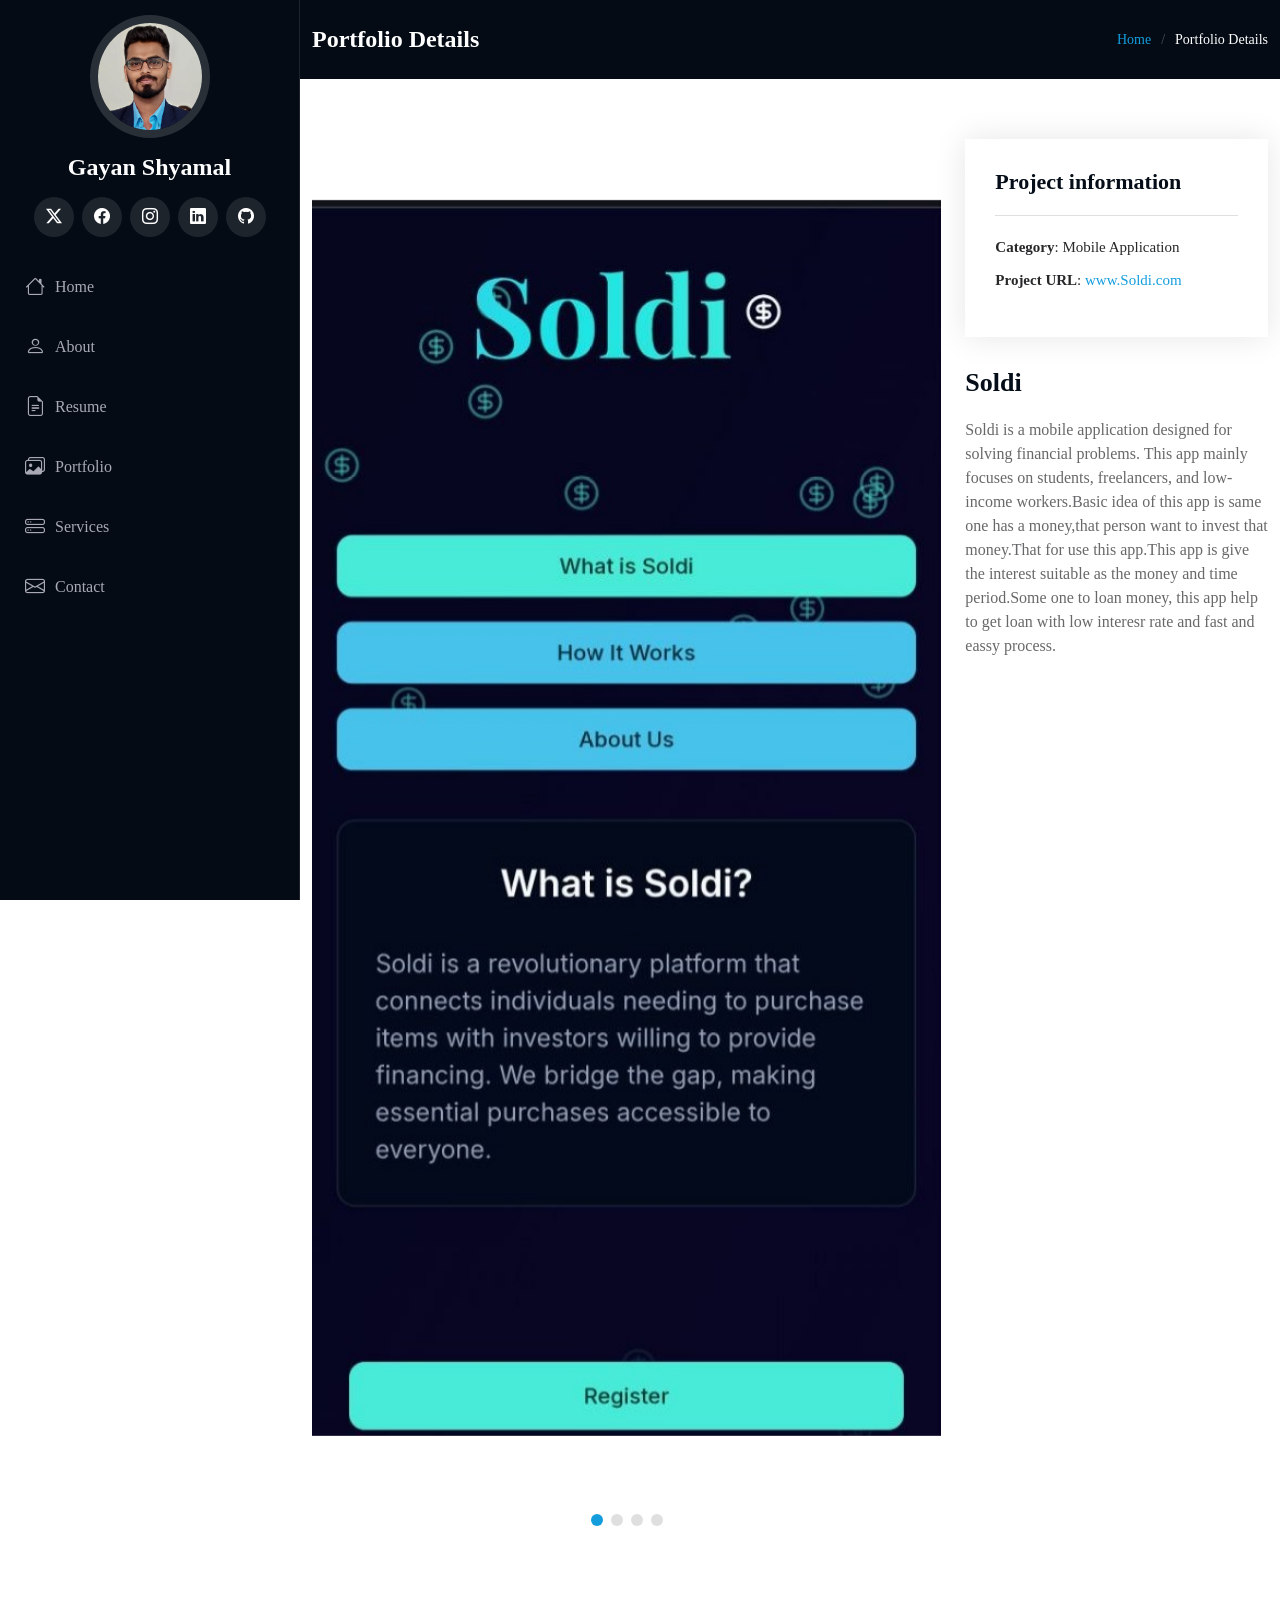
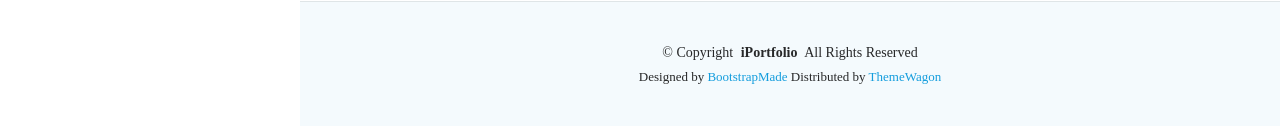
<file: portfolio-projects.html>
<!DOCTYPE html>
<html lang="en">

<head>
  <meta charset="utf-8">
  <meta content="width=device-width, initial-scale=1.0" name="viewport">
  <title>Portfolio Details </title>
  <meta content="" name="description">
  <meta content="" name="keywords">

  <!-- Favicons -->
  <link href="assets/img/Profile img.png" rel="icon">
  <link href="assets/img/apple-touch-icon.png" rel="apple-touch-icon">

  <!-- Fonts -->
  <link href="https://fonts.googleapis.com" rel="preconnect">
  <link href="https://fonts.gstatic.com" rel="preconnect" crossorigin>
  <link href="https://fonts.googleapis.com/css2?family=Roboto:ital,wght@0,100;0,300;0,400;0,500;0,700;0,900;1,100;1,300;1,400;1,500;1,700;1,900&family=Poppins:ital,wght@0,100;0,200;0,300;0,400;0,500;0,600;0,700;0,800;0,900;1,100;1,200;1,300;1,400;1,500;1,600;1,700;1,800;1,900&family=Raleway:ital,wght@0,100;0,200;0,300;0,400;0,500;0,600;0,700;0,800;0,900;1,100;1,200;1,300;1,400;1,500;1,600;1,700;1,800;1,900&display=swap" rel="stylesheet">

  <!-- Vendor CSS Files -->
  <link href="assets/vendor/bootstrap/css/bootstrap.min.css" rel="stylesheet">
  <link href="assets/vendor/bootstrap-icons/bootstrap-icons.css" rel="stylesheet">
  <link href="assets/vendor/aos/aos.css" rel="stylesheet">
  <link href="assets/vendor/glightbox/css/glightbox.min.css" rel="stylesheet">
  <link href="assets/vendor/swiper/swiper-bundle.min.css" rel="stylesheet">

  <!-- Main CSS File -->
  <link href="assets/css/main.css" rel="stylesheet">

  <!-- =======================================================
  * Template Name: iPortfolio
  * Template URL: https://bootstrapmade.com/iportfolio-bootstrap-portfolio-websites-template/
  * Updated: Jun 29 2024 with Bootstrap v5.3.3
  * Author: BootstrapMade.com
  * License: https://bootstrapmade.com/license/
  ======================================================== -->
</head>

<body class="portfolio-details-page">

  <header id="header" class="header dark-background d-flex flex-column">
    <i class="header-toggle d-xl-none bi bi-list"></i>

    <div class="profile-img">
      <img src="assets/img/my-profile-img.jpg" alt="" class="img-fluid rounded-circle">
    </div>

    <a href="index.html" class="logo d-flex align-items-center justify-content-center">
      <!-- Uncomment the line below if you also wish to use an image logo -->
      <!-- <img src="assets/img/logo.png" alt=""> -->
      <h1 class="sitename">Gayan Shyamal</h1>
    </a>

    <div class="social-links text-center">
      <a href="https://x.com/GayanShyamal4" class="twitter"><i class="bi bi-twitter-x"></i></a>
      <a href="https://www.facebook.com/share/17TEAf5viA/" class="facebook"><i class="bi bi-facebook"></i></a>
      <a href="https://www.instagram.com/_gayan_shyamal?utm_source=qr&igsh=MWZtNzJyYnRlZmVrOQ==" class="instagram"><i class="bi bi-instagram"></i></a>
      <a href="https://www.linkedin.com/in/gayan-shyamal-8b4151331?utm_source=share_via&utm_content=profile&utm_medium=member_android" class="linkedin"><i class="bi bi-linkedin"></i></a>
      <a href="https://github.com/Gayanshyamal" class="github"><i class="bi bi-github"></i></a>
    </div>

    <nav id="navmenu" class="navmenu">
      <ul>
        <li><a href="index.html"><i class="bi bi-house navicon"></i>Home</a></li>
        <li><a href="index.html"><i class="bi bi-person navicon"></i> About</a></li>
        <li><a href="index.html"><i class="bi bi-file-earmark-text navicon"></i> Resume</a></li>
        <li><a href="index.html"><i class="bi bi-images navicon"></i> Portfolio</a></li>
        <li><a href="index.html"><i class="bi bi-hdd-stack navicon"></i> Services</a></li>
        <li><a href="index.html"><i class="bi bi-envelope navicon"></i> Contact</a></li>
      </ul>
    </nav>

  </header>

  <main class="main">

    <!-- Page Title -->
    <div class="page-title dark-background">
      <div class="container d-lg-flex justify-content-between align-items-center">
        <h1 class="mb-2 mb-lg-0">Portfolio Details</h1>
        <nav class="breadcrumbs">
          <ol>
            <li><a href="index.html">Home</a></li>
            <li class="current">Portfolio Details</li>
          </ol>
        </nav>
      </div>
    </div><!-- End Page Title -->

    <!-- Portfolio Details Section -->
    <section id="portfolio-details" class="portfolio-details section">

      <div class="container" data-aos="fade-up" data-aos-delay="100">

        <div class="row gy-4">

          <div class="col-lg-8">
            <div class="portfolio-details-slider swiper init-swiper">

              <script type="application/json" class="swiper-config">
                {
                  "loop": true,
                  "speed": 600,
                  "autoplay": {
                    "delay": 5000
                  },
                  "slidesPerView": "auto",
                  "pagination": {
                    "el": ".swiper-pagination",
                    "type": "bullets",
                    "clickable": true
                  }
                }
              </script>

              <div class="swiper-wrapper align-items-center">

                <div class="swiper-slide">
                  <img src="assets/img/portfolio/photo_1_2026-04-22_20-51-31.jpg" alt="">
                </div>

                <div class="swiper-slide">
                  <img src="assets/img/portfolio/photo_4_2026-04-22_20-51-31.jpg" alt="">
                </div>

                <div class="swiper-slide">
                  <img src="assets/img/portfolio/photo_5_2026-04-22_20-51-31.jpg" alt="">
                </div>

                <div class="swiper-slide">
                  <img src="assets/img/portfolio/photo_6_2026-04-22_20-51-31.jpg" alt="">
                </div>

              </div>
              <div class="swiper-pagination"></div>
            </div>
          </div>

          <div class="col-lg-4">
            <div class="portfolio-info" data-aos="fade-up" data-aos-delay="200">
              <h3>Project information</h3>
              <ul>
                <li><strong>Category</strong>: Mobile Application</li>
                <li><strong>Project URL</strong>: <a href="https://soldi-one.vercel.app/">www.Soldi.com</a></li>
              </ul>
            </div>
            <div class="portfolio-description" data-aos="fade-up" data-aos-delay="300">
              <h2>Soldi</h2>
              <p>
                Soldi is a mobile application designed for solving financial problems. This app mainly focuses on students, freelancers, and low-income workers.Basic idea of this app is same one has a money,that person want to invest that money.That for use this app.This app is give the interest suitable as the money and time period.Some one to loan money, this app help to get loan with low interesr rate and fast and eassy process. 
              </p>
            </div>
          </div>

        </div>

      </div>

    </section><!-- /Portfolio Details Section -->

  </main>

  <footer id="footer" class="footer position-relative light-background">

    <div class="container">
      <div class="copyright text-center ">
        <p>© <span>Copyright</span> <strong class="px-1 sitename">iPortfolio</strong> <span>All Rights Reserved</span></p>
      </div>
      <div class="credits">
        <!-- All the links in the footer should remain intact. -->
        <!-- You can delete the links only if you've purchased the pro version. -->
        <!-- Licensing information: https://bootstrapmade.com/license/ -->
        <!-- Purchase the pro version with working PHP/AJAX contact form: [buy-url] -->
        Designed by <a href="https://bootstrapmade.com/">BootstrapMade</a> Distributed by <a href="https://themewagon.com">ThemeWagon</a>
      </div>
    </div>

  </footer>

  <!-- Scroll Top -->
  <a href="#" id="scroll-top" class="scroll-top d-flex align-items-center justify-content-center"><i class="bi bi-arrow-up-short"></i></a>

  <!-- Preloader -->
  <div id="preloader"></div>

  <!-- Vendor JS Files -->
  <script src="assets/vendor/bootstrap/js/bootstrap.bundle.min.js"></script>
  <script src="assets/vendor/php-email-form/validate.js"></script>
  <script src="assets/vendor/aos/aos.js"></script>
  <script src="assets/vendor/typed.js/typed.umd.js"></script>
  <script src="assets/vendor/purecounter/purecounter_vanilla.js"></script>
  <script src="assets/vendor/waypoints/noframework.waypoints.js"></script>
  <script src="assets/vendor/glightbox/js/glightbox.min.js"></script>
  <script src="assets/vendor/imagesloaded/imagesloaded.pkgd.min.js"></script>
  <script src="assets/vendor/isotope-layout/isotope.pkgd.min.js"></script>
  <script src="assets/vendor/swiper/swiper-bundle.min.js"></script>

  <!-- Main JS File -->
  <script src="assets/js/main.js"></script>

</body>

</html>
</file>
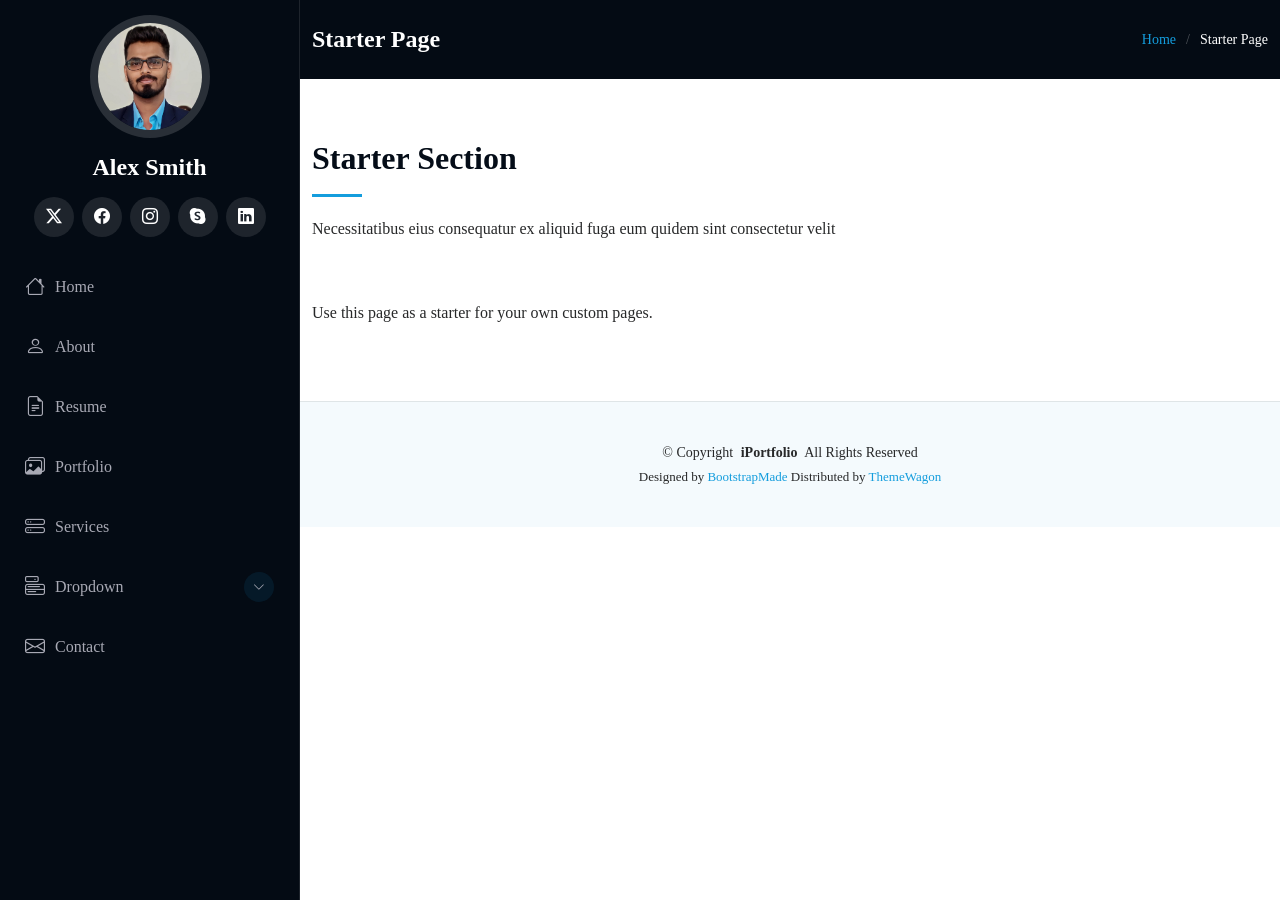
<file: starter-page.html>
<!DOCTYPE html>
<html lang="en">

<head>
  <meta charset="utf-8">
  <meta content="width=device-width, initial-scale=1.0" name="viewport">
  <title>Starter Page - iPortfolio Bootstrap Template</title>
  <meta content="" name="description">
  <meta content="" name="keywords">

  <!-- Favicons -->
  <link href="assets/img/favicon.png" rel="icon">
  <link href="assets/img/apple-touch-icon.png" rel="apple-touch-icon">

  <!-- Fonts -->
  <link href="https://fonts.googleapis.com" rel="preconnect">
  <link href="https://fonts.gstatic.com" rel="preconnect" crossorigin>
  <link href="https://fonts.googleapis.com/css2?family=Roboto:ital,wght@0,100;0,300;0,400;0,500;0,700;0,900;1,100;1,300;1,400;1,500;1,700;1,900&family=Poppins:ital,wght@0,100;0,200;0,300;0,400;0,500;0,600;0,700;0,800;0,900;1,100;1,200;1,300;1,400;1,500;1,600;1,700;1,800;1,900&family=Raleway:ital,wght@0,100;0,200;0,300;0,400;0,500;0,600;0,700;0,800;0,900;1,100;1,200;1,300;1,400;1,500;1,600;1,700;1,800;1,900&display=swap" rel="stylesheet">

  <!-- Vendor CSS Files -->
  <link href="assets/vendor/bootstrap/css/bootstrap.min.css" rel="stylesheet">
  <link href="assets/vendor/bootstrap-icons/bootstrap-icons.css" rel="stylesheet">
  <link href="assets/vendor/aos/aos.css" rel="stylesheet">
  <link href="assets/vendor/glightbox/css/glightbox.min.css" rel="stylesheet">
  <link href="assets/vendor/swiper/swiper-bundle.min.css" rel="stylesheet">

  <!-- Main CSS File -->
  <link href="assets/css/main.css" rel="stylesheet">

  <!-- =======================================================
  * Template Name: iPortfolio
  * Template URL: https://bootstrapmade.com/iportfolio-bootstrap-portfolio-websites-template/
  * Updated: Jun 29 2024 with Bootstrap v5.3.3
  * Author: BootstrapMade.com
  * License: https://bootstrapmade.com/license/
  ======================================================== -->
</head>

<body class="starter-page-page">

  <header id="header" class="header dark-background d-flex flex-column">
    <i class="header-toggle d-xl-none bi bi-list"></i>

    <div class="profile-img">
      <img src="assets/img/my-profile-img.jpg" alt="" class="img-fluid rounded-circle">
    </div>

    <a href="index.html" class="logo d-flex align-items-center justify-content-center">
      <!-- Uncomment the line below if you also wish to use an image logo -->
      <!-- <img src="assets/img/logo.png" alt=""> -->
      <h1 class="sitename">Alex Smith</h1>
    </a>

    <div class="social-links text-center">
      <a href="#" class="twitter"><i class="bi bi-twitter-x"></i></a>
      <a href="#" class="facebook"><i class="bi bi-facebook"></i></a>
      <a href="#" class="instagram"><i class="bi bi-instagram"></i></a>
      <a href="#" class="google-plus"><i class="bi bi-skype"></i></a>
      <a href="#" class="linkedin"><i class="bi bi-linkedin"></i></a>
    </div>

    <nav id="navmenu" class="navmenu">
      <ul>
        <li><a href="#hero"><i class="bi bi-house navicon"></i>Home</a></li>
        <li><a href="#about"><i class="bi bi-person navicon"></i> About</a></li>
        <li><a href="#resume"><i class="bi bi-file-earmark-text navicon"></i> Resume</a></li>
        <li><a href="#portfolio"><i class="bi bi-images navicon"></i> Portfolio</a></li>
        <li><a href="#services"><i class="bi bi-hdd-stack navicon"></i> Services</a></li>
        <li class="dropdown"><a href="#"><i class="bi bi-menu-button navicon"></i> <span>Dropdown</span> <i class="bi bi-chevron-down toggle-dropdown"></i></a>
          <ul>
            <li><a href="#">Dropdown 1</a></li>
            <li class="dropdown"><a href="#"><span>Deep Dropdown</span> <i class="bi bi-chevron-down toggle-dropdown"></i></a>
              <ul>
                <li><a href="#">Deep Dropdown 1</a></li>
                <li><a href="#">Deep Dropdown 2</a></li>
                <li><a href="#">Deep Dropdown 3</a></li>
                <li><a href="#">Deep Dropdown 4</a></li>
                <li><a href="#">Deep Dropdown 5</a></li>
              </ul>
            </li>
            <li><a href="#">Dropdown 2</a></li>
            <li><a href="#">Dropdown 3</a></li>
            <li><a href="#">Dropdown 4</a></li>
          </ul>
        </li>
        <li><a href="#contact"><i class="bi bi-envelope navicon"></i> Contact</a></li>
      </ul>
    </nav>

  </header>

  <main class="main">

    <!-- Page Title -->
    <div class="page-title dark-background">
      <div class="container d-lg-flex justify-content-between align-items-center">
        <h1 class="mb-2 mb-lg-0">Starter Page</h1>
        <nav class="breadcrumbs">
          <ol>
            <li><a href="index.html">Home</a></li>
            <li class="current">Starter Page</li>
          </ol>
        </nav>
      </div>
    </div><!-- End Page Title -->

    <!-- Starter Section Section -->
    <section id="starter-section" class="starter-section section">

      <!-- Section Title -->
      <div class="container section-title" data-aos="fade-up">
        <h2>Starter Section</h2>
        <p>Necessitatibus eius consequatur ex aliquid fuga eum quidem sint consectetur velit</p>
      </div><!-- End Section Title -->

      <div class="container" data-aos="fade-up">
        <p>Use this page as a starter for your own custom pages.</p>
      </div>

    </section><!-- /Starter Section Section -->

  </main>

  <footer id="footer" class="footer position-relative light-background">

    <div class="container">
      <div class="copyright text-center ">
        <p>© <span>Copyright</span> <strong class="px-1 sitename">iPortfolio</strong> <span>All Rights Reserved</span></p>
      </div>
      <div class="credits">
        <!-- All the links in the footer should remain intact. -->
        <!-- You can delete the links only if you've purchased the pro version. -->
        <!-- Licensing information: https://bootstrapmade.com/license/ -->
        <!-- Purchase the pro version with working PHP/AJAX contact form: [buy-url] -->
        Designed by <a href="https://bootstrapmade.com/">BootstrapMade</a> Distributed by <a href="https://themewagon.com">ThemeWagon</a>
      </div>
    </div>

  </footer>

  <!-- Scroll Top -->
  <a href="#" id="scroll-top" class="scroll-top d-flex align-items-center justify-content-center"><i class="bi bi-arrow-up-short"></i></a>

  <!-- Preloader -->
  <div id="preloader"></div>

  <!-- Vendor JS Files -->
  <script src="assets/vendor/bootstrap/js/bootstrap.bundle.min.js"></script>
  <script src="assets/vendor/php-email-form/validate.js"></script>
  <script src="assets/vendor/aos/aos.js"></script>
  <script src="assets/vendor/typed.js/typed.umd.js"></script>
  <script src="assets/vendor/purecounter/purecounter_vanilla.js"></script>
  <script src="assets/vendor/waypoints/noframework.waypoints.js"></script>
  <script src="assets/vendor/glightbox/js/glightbox.min.js"></script>
  <script src="assets/vendor/imagesloaded/imagesloaded.pkgd.min.js"></script>
  <script src="assets/vendor/isotope-layout/isotope.pkgd.min.js"></script>
  <script src="assets/vendor/swiper/swiper-bundle.min.js"></script>

  <!-- Main JS File -->
  <script src="assets/js/main.js"></script>

</body>

</html>
</file>
<file: assets/css/main.css>
-----------------------------------------*/
/* Fonts */
:root {
  --default-font: "Roboto",  system-ui, -apple-system, "Segoe UI", Roboto, "Helvetica Neue", Arial, "Noto Sans", "Liberation Sans", sans-serif, "Apple Color Emoji", "Segoe UI Emoji", "Segoe UI Symbol", "Noto Color Emoji";
  --heading-font: "Raleway",  sans-serif;
  --nav-font: "Poppins",  sans-serif;
}

/* Global Colors - The following color variables are used throughout the website. Updating them here will change the color scheme of the entire website */
:root { 
  --background-color: #ffffff;
  --default-color: #272829; 
  --heading-color: #050d18; /* Color for headings, subheadings and title throughout the website */
  --accent-color: #149ddd; /* Accent color that represents your brand on the website. It's used for buttons, links, and other elements that need to stand out */
  --surface-color: #ffffff; /* The surface color is used as a background of boxed elements within sections, such as cards, icon boxes, or other elements that require a visual separation from the global background. */
  --contrast-color: #ffffff; /* Contrast color for text, ensuring readability against backgrounds of accent, heading, or default colors. */
}

/* Nav Menu Colors - The following color variables are used specifically for the navigation menu. They are separate from the global colors to allow for more customization options */
:root {
  --nav-color: #a8a9b4;  /* The default color of the main navmenu links */
  --nav-hover-color: #ffffff; /* Applied to main navmenu links when they are hovered over or active */
  --nav-mobile-background-color: #040b14; /* Used as the background color for mobile navigation menu */
  --nav-dropdown-background-color: #040b14; /* Used as the background color for dropdown items that appear when hovering over primary navigation items */
  --nav-dropdown-color: #a8a9b4; /* Used for navigation links of the dropdown items in the navigation menu. */
  --nav-dropdown-hover-color: #ffffff; /* Similar to --nav-hover-color, this color is applied to dropdown navigation links when they are hovered over. */
}

/* Color Presets - These classes override global colors when applied to any section or element, providing reuse of the sam color scheme. */

.light-background {
  --background-color: #f4fafd;
  --surface-color: #ffffff;
}

.dark-background {
  --background-color: #040b14;
  --default-color: #ffffff;
  --heading-color: #ffffff;
  --surface-color: #151f2b;
  --contrast-color: #ffffff;
}

/* Smooth scroll */
:root {
  scroll-behavior: smooth;
}

/*--------------------------------------------------------------
# General Styling & Shared Classes
--------------------------------------------------------------*/
body {
  color: var(--default-color);
  background-color: var(--background-color);
  font-family: var(--default-font);
}

a {
  color: var(--accent-color);
  text-decoration: none;
  transition: 0.3s;
}

a:hover {
  color: color-mix(in srgb, var(--accent-color), transparent 25%);
  text-decoration: none;
}

h1,
h2,
h3,
h4,
h5,
h6 {
  color: var(--heading-color);
  font-family: var(--heading-font);
}

/* PHP Email Form Messages
------------------------------*/
.php-email-form .error-message {
  display: none;
  background: #df1529;
  color: #ffffff;
  text-align: left;
  padding: 15px;
  margin-bottom: 24px;
  font-weight: 600;
}

.php-email-form .sent-message {
  display: none;
  color: #ffffff;
  background: #059652;
  text-align: center;
  padding: 15px;
  margin-bottom: 24px;
  font-weight: 600;
}

.php-email-form .loading {
  display: none;
  background: var(--surface-color);
  text-align: center;
  padding: 15px;
  margin-bottom: 24px;
}

.php-email-form .loading:before {
  content: "";
  display: inline-block;
  border-radius: 50%;
  width: 24px;
  height: 24px;
  margin: 0 10px -6px 0;
  border: 3px solid var(--accent-color);
  border-top-color: var(--surface-color);
  animation: php-email-form-loading 1s linear infinite;
}

@keyframes php-email-form-loading {
  0% {
    transform: rotate(0deg);
  }

  100% {
    transform: rotate(360deg);
  }
}

/*--------------------------------------------------------------
# Global Header
--------------------------------------------------------------*/
.header {
  color: var(--default-color);
  background-color: var(--background-color);
  position: fixed;
  top: 0;
  left: 0;
  bottom: 0;
  padding: 0 15px;
  width: 300px;
  transition: all ease-in-out 0.3s;
  overflow-y: auto;
  z-index: 997;
  border-right: 1px solid color-mix(in srgb, var(--default-color), transparent 90%);
}

.header .profile-img img {
  margin: 15px auto;
  display: block;
  width: 120px;
  border: 8px solid color-mix(in srgb, var(--default-color), transparent 85%);
}

.header .logo {
  line-height: 1;
  margin-bottom: 15px;
}

.header .logo img {
  max-height: 32px;
  margin-right: 8px;
}

.header .logo h1 {
  font-size: 24px;
  margin: 0;
  font-weight: 700;
  color: var(--heading-color);
}

.header .social-links {
  margin: 0 0 20px 0;
}

.header .social-links a {
  font-size: 16px;
  display: inline-flex;
  align-items: center;
  justify-content: center;
  background: color-mix(in srgb, var(--default-color), transparent 90%);
  color: var(--default-color);
  margin: 0 2px;
  border-radius: 50%;
  text-align: center;
  width: 40px;
  height: 40px;
  transition: 0.3s;
}

.header .social-links a:hover {
  color: var(--contrast-color);
  background: var(--accent-color);
}

@media (min-width: 1200px) {

  .header~main,
  .header~#footer {
    margin-left: 300px;
  }
}

@media (max-width: 1199px) {
  .header {
    left: -100%;
  }
}

.header.header-show {
  left: 0;
}

.header .header-toggle {
  color: var(--contrast-color);
  background-color: var(--accent-color);
  font-size: 22px;
  display: flex;
  align-items: center;
  justify-content: center;
  width: 40px;
  height: 40px;
  border-radius: 50%;
  cursor: pointer;
  position: fixed;
  top: 15px;
  right: 15px;
  z-index: 9999;
  transition: background-color 0.3s;
}

.header .header-toggle:hover {
  color: var(--contrast-color);
  background-color: color-mix(in srgb, var(--accent-color) 90%, white 15%);
}

/*--------------------------------------------------------------
# Navigation Menu
--------------------------------------------------------------*/
.mobile-nav-toggle {
  display: none;
}

.navmenu {
  padding: 0;
  z-index: 9997;
}

.navmenu ul {
  list-style: none;
  padding: 0 0 20px 0;
  margin: 0;
}

.navmenu a,
.navmenu a:focus {
  color: var(--nav-color);
  padding: 15px 10px;
  font-family: var(--nav-font);
  font-size: 16px;
  font-weight: 400;
  display: flex;
  align-items: center;
  white-space: nowrap;
  transition: 0.3s;
  width: 100%;
}

.navmenu a .navicon,
.navmenu a:focus .navicon {
  font-size: 20px;
  margin-right: 10px;
}

.navmenu a .toggle-dropdown,
.navmenu a:focus .toggle-dropdown {
  font-size: 12px;
  line-height: 0;
  margin-left: auto;
  width: 30px;
  height: 30px;
  display: flex;
  align-items: center;
  justify-content: center;
  border-radius: 50%;
  transition: 0.3s;
  flex-shrink: 0;
  background-color: color-mix(in srgb, var(--accent-color), transparent 90%);
}

.navmenu a .toggle-dropdown:hover,
.navmenu a:focus .toggle-dropdown:hover {
  background-color: var(--accent-color);
  color: var(--contrast-color);
}

.navmenu a:hover,
.navmenu .active,
.navmenu .active:focus {
  color: var(--nav-hover-color);
}

.navmenu a:hover .navicon,
.navmenu .active .navicon,
.navmenu .active:focus .navicon {
  color: var(--accent-color);
}

.navmenu .active .toggle-dropdown,
.navmenu .active:focus .toggle-dropdown {
  background-color: var(--accent-color);
  color: var(--contrast-color);
  transform: rotate(180deg);
}

.navmenu .dropdown {
  display: block;
}

.navmenu .dropdown a,
.navmenu .dropdown a:focus {
  color: --nav-dropdown-color;
}

.navmenu .dropdown a:hover,
.navmenu .dropdown .active,
.navmenu .dropdown .active:focus {
  color: var(--nav-dropdown-hover-color);
}

.navmenu .dropdown ul {
  position: static;
  display: none;
  z-index: 99;
  padding: 5px 10px;
  margin: 5px 10px;
  background-color: var(--nav-dropdown-background-color);
  border: 1px solid color-mix(in srgb, var(--default-color), transparent 90%);
  box-shadow: none;
  transition: all 0.5s ease-in-out;
}

.navmenu .dropdown ul ul {
  background-color: rgba(33, 37, 41, 0.1);
}

.navmenu .dropdown>.dropdown-active {
  display: block;
  background-color: rgba(33, 37, 41, 0.03);
}

/*--------------------------------------------------------------
# Global Footer
--------------------------------------------------------------*/
.footer {
  color: var(--default-color);
  background-color: var(--background-color);
  font-size: 14px;
  padding: 40px 0;
  position: relative;
  border-top: 1px solid color-mix(in srgb, var(--default-color), transparent 90%);
}

.footer .copyright p {
  margin-bottom: 0;
}

.footer .credits {
  margin-top: 4px;
  font-size: 13px;
  text-align: center;
}

/*--------------------------------------------------------------
# Preloader
--------------------------------------------------------------*/
#preloader {
  position: fixed;
  inset: 0;
  z-index: 999999;
  overflow: hidden;
  background: var(--background-color);
  transition: all 0.6s ease-out;
}

#preloader:before {
  content: "";
  position: fixed;
  top: calc(50% - 30px);
  left: calc(50% - 30px);
  border: 6px solid #ffffff;
  border-color: var(--accent-color) transparent var(--accent-color) transparent;
  border-radius: 50%;
  width: 60px;
  height: 60px;
  animation: animate-preloader 1.5s linear infinite;
}

@keyframes animate-preloader {
  0% {
    transform: rotate(0deg);
  }

  100% {
    transform: rotate(360deg);
  }
}

/*--------------------------------------------------------------
# Scroll Top Button
--------------------------------------------------------------*/
.scroll-top {
  position: fixed;
  visibility: hidden;
  opacity: 0;
  right: 15px;
  bottom: -15px;
  z-index: 99999;
  background-color: var(--accent-color);
  width: 44px;
  height: 44px;
  border-radius: 50px;
  transition: all 0.4s;
}

.scroll-top i {
  font-size: 24px;
  color: var(--contrast-color);
  line-height: 0;
}

.scroll-top:hover {
  background-color: color-mix(in srgb, var(--accent-color), transparent 20%);
  color: var(--contrast-color);
}

.scroll-top.active {
  visibility: visible;
  opacity: 1;
  bottom: 15px;
}

/*--------------------------------------------------------------
# Disable aos animation delay on mobile devices
--------------------------------------------------------------*/
@media screen and (max-width: 768px) {
  [data-aos-delay] {
    transition-delay: 0 !important;
  }
}

/*--------------------------------------------------------------
# Global Page Titles & Breadcrumbs
--------------------------------------------------------------*/
.page-title {
  color: var(--default-color);
  background-color: var(--background-color);
  padding: 25px 0;
  position: relative;
}

.page-title h1 {
  font-size: 24px;
  font-weight: 700;
}

.page-title .breadcrumbs ol {
  display: flex;
  flex-wrap: wrap;
  list-style: none;
  padding: 0;
  margin: 0;
  font-size: 14px;
  font-weight: 400;
}

.page-title .breadcrumbs ol li+li {
  padding-left: 10px;
}

.page-title .breadcrumbs ol li+li::before {
  content: "/";
  display: inline-block;
  padding-right: 10px;
  color: color-mix(in srgb, var(--default-color), transparent 70%);
}

/*--------------------------------------------------------------
# Global Sections
--------------------------------------------------------------*/
section,
.section {
  color: var(--default-color);
  background-color: var(--background-color);
  padding: 60px 0;
  overflow: clip;
}

/*--------------------------------------------------------------
# Global Section Titles
--------------------------------------------------------------*/
.section-title {
  padding-bottom: 60px;
  position: relative;
}

.section-title h2 {
  font-size: 32px;
  font-weight: 700;
  margin-bottom: 20px;
  padding-bottom: 20px;
  position: relative;
}

.section-title h2:after {
  content: "";
  position: absolute;
  display: block;
  width: 50px;
  height: 3px;
  background: var(--accent-color);
  left: 0;
  bottom: 0;
}

.section-title p {
  margin-bottom: 0;
}

/*--------------------------------------------------------------
# Hero Section
--------------------------------------------------------------*/
.hero {
  width: 100%;
  min-height: 100vh;
  position: relative;
  padding: 80px 0;
  display: flex;
  align-items: center;
  justify-content: center;
}

.hero img {
  position: absolute;
  inset: 0;
  display: block;
  width: 100%;
  height: 100%;
  object-fit: cover;
  z-index: 1;
}

.hero:before {
  content: "";
  background: color-mix(in srgb, var(--background-color), transparent 70%);
  position: absolute;
  inset: 0;
  z-index: 2;
}

.hero .container {
  position: relative;
  z-index: 3;
}

.hero h2 {
  margin: 0;
  font-size: 64px;
  font-weight: 700;
}

.hero p {
  margin: 5px 0 0 0;
  font-size: 26px;
}

.hero p span {
  letter-spacing: 1px;
  border-bottom: 2px solid var(--accent-color);
}

.hero .social-links {
  margin-top: 25px;
}

.hero .social-links a {
  font-size: 24px;
  display: inline-block;
  color: color-mix(in srgb, var(--default-color), transparent 50%);
  line-height: 1;
  margin-right: 20px;
  transition: 0.3s;
}

.hero .social-links a:hover {
  color: var(--accent-color);
}

@media (max-width: 768px) {
  .hero h2 {
    font-size: 32px;
  }

  .hero p {
    font-size: 20px;
  }
}

/*--------------------------------------------------------------
# About Section
--------------------------------------------------------------*/
.about .content h2 {
  font-weight: 700;
  font-size: 24px;
}

.about .content ul {
  list-style: none;
  padding: 0;
}

.about .content ul li {
  margin-bottom: 20px;
  display: flex;
  align-items: center;
}

.about .content ul strong {
  margin-right: 10px;
}

.about .content ul i {
  font-size: 16px;
  margin-right: 5px;
  color: var(--accent-color);
  line-height: 0;
}

/*--------------------------------------------------------------
# Stats Section
--------------------------------------------------------------*/
.stats .stats-item {
  padding: 30px;
  width: 100%;
}

.stats .stats-item i {
  color: var(--accent-color);
  display: block;
  font-size: 44px;
  float: left;
  line-height: 0;
}

.stats .stats-item .purecounter {
  color: var(--heading-color);
  font-size: 48px;
  line-height: 40px;
  display: block;
  font-weight: 700;
  margin-left: 60px;
}

.stats .stats-item p {
  color: color-mix(in srgb, var(--default-color), transparent 40%);
  padding: 15px 0 0 0;
  margin: 0 0 0 60px;
  font-family: var(--heading-font);
  font-size: 14px;
}

/*--------------------------------------------------------------
# Skills Section
--------------------------------------------------------------*/
.skills .progress {
  height: 60px;
  display: block;
  background: none;
  border-radius: 0;
}

.skills .progress .skill {
  color: var(--heading-color);
  padding: 0;
  margin: 0 0 6px 0;
  text-transform: uppercase;
  display: block;
  font-weight: 600;
  font-family: var(--heading-font);
}

.skills .progress .skill .val {
  float: right;
  font-style: normal;
}

.skills .progress-bar-wrap {
  background: color-mix(in srgb, var(--default-color), transparent 90%);
  height: 10px;
}

.skills .progress-bar {
  width: 1px;
  height: 10px;
  transition: 0.9s;
  background-color: var(--accent-color);
}

/*--------------------------------------------------------------
# Resume Section
--------------------------------------------------------------*/
.resume .resume-title {
  color: var(--heading-color);
  font-size: 26px;
  font-weight: 700;
  margin-top: 20px;
  margin-bottom: 20px;
}

.resume .resume-item {
  padding: 0 0 20px 20px;
  margin-top: -2px;
  border-left: 2px solid var(--accent-color);
  position: relative;
}

.resume .resume-item h4 {
  line-height: 18px;
  font-size: 18px;
  font-weight: 600;
  text-transform: uppercase;
  color: color-mix(in srgb, var(--default-color), transparent 20%);
  margin-bottom: 10px;
}

.resume .resume-item h5 {
  font-size: 16px;
  padding: 5px 15px;
  display: inline-block;
  font-weight: 600;
  margin-bottom: 10px;
}

.resume .resume-item ul {
  padding-left: 20px;
}

.resume .resume-item ul li {
  padding-bottom: 10px;
}

.resume .resume-item:last-child {
  padding-bottom: 0;
}

.resume .resume-item::before {
  content: "";
  position: absolute;
  width: 16px;
  height: 16px;
  border-radius: 50px;
  left: -9px;
  top: 0;
  background: var(--background-color);
  border: 2px solid var(--accent-color);
}

/*--------------------------------------------------------------
# Portfolio Section
--------------------------------------------------------------*/
.portfolio .portfolio-filters {
  padding: 0;
  margin: 0 auto 20px auto;
  list-style: none;
  text-align: center;
}

.portfolio .portfolio-filters li {
  cursor: pointer;
  display: inline-block;
  padding: 0;
  font-size: 14px;
  font-weight: 400;
  margin: 0 10px;
  line-height: 1;
  text-transform: uppercase;
  margin-bottom: 10px;
  transition: all 0.3s ease-in-out;
}

.portfolio .portfolio-filters li:hover,
.portfolio .portfolio-filters li.filter-active {
  color: var(--accent-color);
}

.portfolio .portfolio-filters li:first-child {
  margin-left: 0;
}

.portfolio .portfolio-filters li:last-child {
  margin-right: 0;
}

@media (max-width: 575px) {
  .portfolio .portfolio-filters li {
    font-size: 14px;
    margin: 0 5px;
  }
}

.portfolio .portfolio-content {
  position: relative;
  overflow: hidden;
}

.portfolio .portfolio-content img {
  transition: 0.3s;
}

.portfolio .portfolio-content .portfolio-info {
  opacity: 0;
  position: absolute;
  inset: 0;
  z-index: 3;
  transition: all ease-in-out 0.3s;
  background: rgba(0, 0, 0, 0.6);
  padding: 15px;
}

.portfolio .portfolio-content .portfolio-info h4 {
  font-size: 14px;
  padding: 5px 10px;
  font-weight: 400;
  color: #ffffff;
  display: inline-block;
  background-color: var(--accent-color);
}

.portfolio .portfolio-content .portfolio-info p {
  position: absolute;
  bottom: 10px;
  text-align: center;
  display: inline-block;
  left: 0;
  right: 0;
  font-size: 16px;
  font-weight: 600;
  color: rgba(255, 255, 255, 0.8);
}

.portfolio .portfolio-content .portfolio-info .preview-link,
.portfolio .portfolio-content .portfolio-info .details-link {
  position: absolute;
  left: calc(50% - 40px);
  font-size: 26px;
  top: calc(50% - 14px);
  color: #fff;
  transition: 0.3s;
  line-height: 1.2;
}

.portfolio .portfolio-content .portfolio-info .preview-link:hover,
.portfolio .portfolio-content .portfolio-info .details-link:hover {
  color: var(--accent-color);
}

.portfolio .portfolio-content .portfolio-info .details-link {
  left: 50%;
  font-size: 34px;
  line-height: 0;
}

.portfolio .portfolio-content:hover .portfolio-info {
  opacity: 1;
}

.portfolio .portfolio-content:hover img {
  transform: scale(1.1);
}

/*--------------------------------------------------------------
# Services Section
--------------------------------------------------------------*/
.services .service-item {
  position: relative;
}

.services .service-item .icon {
  background: var(--accent-color);
  display: flex;
  align-items: center;
  justify-content: center;
  width: 54px;
  height: 54px;
  border-radius: 50%;
  transition: 0.5s;
  border: 1px solid var(--accent-color);
  margin-right: 20px;
}

.services .service-item .icon i {
  color: var(--contrast-color);
  font-size: 24px;
  line-height: 0;
}

.services .service-item:hover .icon {
  background: var(--surface-color);
}

.services .service-item:hover .icon i {
  color: var(--accent-color);
}

.services .service-item .title {
  font-weight: 700;
  margin-bottom: 15px;
  font-size: 18px;
}

.services .service-item .title a {
  color: var(--heading-color);
}

.services .service-item .title a:hover {
  color: var(--accent-color);
}

.services .service-item .description {
  line-height: 24px;
  font-size: 14px;
}

/*--------------------------------------------------------------
# Testimonials Section
--------------------------------------------------------------*/
.testimonials .testimonials-carousel,
.testimonials .testimonials-slider {
  overflow: hidden;
}

.testimonials .testimonial-item {
  box-sizing: content-box;
  text-align: center;
  min-height: 320px;
}

.testimonials .testimonial-item .testimonial-img {
  width: 90px;
  border-radius: 50%;
  margin: 0 auto;
}

.testimonials .testimonial-item h3 {
  font-size: 18px;
  font-weight: bold;
  margin: 10px 0 5px 0;
}

.testimonials .testimonial-item h4 {
  font-size: 14px;
  color: color-mix(in srgb, var(--default-color), transparent 20%);
  margin: 0;
}

.testimonials .testimonial-item .quote-icon-left,
.testimonials .testimonial-item .quote-icon-right {
  color: color-mix(in srgb, var(--accent-color), transparent 40%);
  font-size: 26px;
  line-height: 0;
}

.testimonials .testimonial-item .quote-icon-left {
  display: inline-block;
  left: -5px;
  position: relative;
}

.testimonials .testimonial-item .quote-icon-right {
  display: inline-block;
  right: -5px;
  position: relative;
  top: 10px;
  transform: scale(-1, -1);
}

.testimonials .testimonial-item p {
  font-style: italic;
  margin: 0 15px 15px 15px;
  padding: 20px;
  background-color: var(--surface-color);
  position: relative;
  margin-bottom: 35px;
  border-radius: 6px;
  box-shadow: 0px 2px 15px rgba(0, 0, 0, 0.1);
}

.testimonials .testimonial-item p::after {
  content: "";
  width: 0;
  height: 0;
  border-top: 20px solid var(--surface-color);
  border-right: 20px solid transparent;
  border-left: 20px solid transparent;
  position: absolute;
  bottom: -20px;
  left: calc(50% - 20px);
}

.testimonials .swiper-wrapper {
  height: auto;
}

.testimonials .swiper-pagination {
  margin-top: 40px;
  position: relative;
}

.testimonials .swiper-pagination .swiper-pagination-bullet {
  width: 12px;
  height: 12px;
  background-color: var(--background-color);
  opacity: 1;
  border: 1px solid var(--accent-color);
}

.testimonials .swiper-pagination .swiper-pagination-bullet-active {
  background-color: var(--accent-color);
}

/*--------------------------------------------------------------
# Contact Section
--------------------------------------------------------------*/
.contact .info-wrap {
  background-color: var(--surface-color);
  box-shadow: 0px 0px 20px rgba(0, 0, 0, 0.1);
  padding: 30px;
}

@media (max-width: 575px) {
  .contact .info-wrap {
    padding: 20px;
  }
}

.contact .info-item {
  margin-bottom: 40px;
}

.contact .info-item i {
  font-size: 20px;
  color: var(--accent-color);
  background: color-mix(in srgb, var(--accent-color), transparent 92%);
  width: 44px;
  height: 44px;
  display: flex;
  justify-content: center;
  align-items: center;
  border-radius: 50px;
  transition: all 0.3s ease-in-out;
  margin-right: 15px;
}

.contact .info-item h3 {
  padding: 0;
  font-size: 18px;
  font-weight: 700;
  margin-bottom: 5px;
}

.contact .info-item p {
  padding: 0;
  margin-bottom: 0;
  font-size: 14px;
}

.contact .info-item:hover i {
  background: var(--accent-color);
  color: var(--contrast-color);
}

.contact .php-email-form {
  background-color: var(--surface-color);
  height: 100%;
  padding: 30px;
  box-shadow: 0px 0px 20px rgba(0, 0, 0, 0.1);
}

@media (max-width: 575px) {
  .contact .php-email-form {
    padding: 20px;
  }
}

.contact .php-email-form input[type=text],
.contact .php-email-form input[type=email],
.contact .php-email-form textarea {
  font-size: 14px;
  padding: 10px 15px;
  box-shadow: none;
  border-radius: 0;
  color: var(--default-color);
  background-color: var(--surface-color);
  border-color: color-mix(in srgb, var(--default-color), transparent 80%);
}

.contact .php-email-form input[type=text]:focus,
.contact .php-email-form input[type=email]:focus,
.contact .php-email-form textarea:focus {
  border-color: var(--accent-color);
}

.contact .php-email-form input[type=text]::placeholder,
.contact .php-email-form input[type=email]::placeholder,
.contact .php-email-form textarea::placeholder {
  color: color-mix(in srgb, var(--default-color), transparent 70%);
}

.contact .php-email-form button[type=submit] {
  color: var(--contrast-color);
  background: var(--accent-color);
  border: 0;
  padding: 10px 30px;
  transition: 0.4s;
  border-radius: 50px;
}

.contact .php-email-form button[type=submit]:hover {
  background: color-mix(in srgb, var(--accent-color), transparent 25%);
}

/*--------------------------------------------------------------
# Portfolio Details Section
--------------------------------------------------------------*/
.portfolio-details .portfolio-details-slider img {
  width: 100%;
}

.portfolio-details .portfolio-details-slider .swiper-pagination {
  margin-top: 20px;
  position: relative;
}

.portfolio-details .portfolio-details-slider .swiper-pagination .swiper-pagination-bullet {
  width: 12px;
  height: 12px;
  background-color: color-mix(in srgb, var(--default-color), transparent 85%);
  opacity: 1;
}

.portfolio-details .portfolio-details-slider .swiper-pagination .swiper-pagination-bullet-active {
  background-color: var(--accent-color);
}

.portfolio-details .portfolio-info {
  padding: 30px;
  box-shadow: 0px 0 30px rgba(0, 0, 0, 0.1);
}

.portfolio-details .portfolio-info h3 {
  font-size: 22px;
  font-weight: 700;
  margin-bottom: 20px;
  padding-bottom: 20px;
  border-bottom: 1px solid color-mix(in srgb, var(--default-color), transparent 85%);
}

.portfolio-details .portfolio-info ul {
  list-style: none;
  padding: 0;
  font-size: 15px;
}

.portfolio-details .portfolio-info ul li+li {
  margin-top: 10px;
}

.portfolio-details .portfolio-description {
  padding-top: 30px;
}

.portfolio-details .portfolio-description h2 {
  font-size: 26px;
  font-weight: 700;
  margin-bottom: 20px;
}

.portfolio-details .portfolio-description p {
  padding: 0;
  color: color-mix(in srgb, var(--default-color), transparent 30%);
}

/*--------------------------------------------------------------
# Service Details Section
--------------------------------------------------------------*/
.service-details .services-list {
  padding: 10px 30px;
  border: 1px solid color-mix(in srgb, var(--default-color), transparent 90%);
  margin-bottom: 20px;
}

.service-details .services-list a {
  display: block;
  line-height: 1;
  padding: 8px 0 8px 15px;
  border-left: 3px solid color-mix(in srgb, var(--default-color), transparent 70%);
  margin: 20px 0;
  color: color-mix(in srgb, var(--default-color), transparent 20%);
  transition: 0.3s;
}

.service-details .services-list a.active {
  color: var(--heading-color);
  font-weight: 700;
  border-color: var(--accent-color);
}

.service-details .services-list a:hover {
  border-color: var(--accent-color);
}

.service-details .services-img {
  margin-bottom: 20px;
}

.service-details h3 {
  font-size: 26px;
  font-weight: 700;
}

.service-details h4 {
  font-size: 20px;
  font-weight: 700;
}

.service-details p {
  font-size: 15px;
}

.service-details ul {
  list-style: none;
  padding: 0;
  font-size: 15px;
}

.service-details ul li {
  padding: 5px 0;
  display: flex;
  align-items: center;
}

.service-details ul i {
  font-size: 20px;
  margin-right: 8px;
  color: var(--accent-color);
}

/*--------------------------------------------------------------
# Starter Section Section
--------------------------------------------------------------*/
.starter-section {
  /* Add your styles here */
}
</file>
